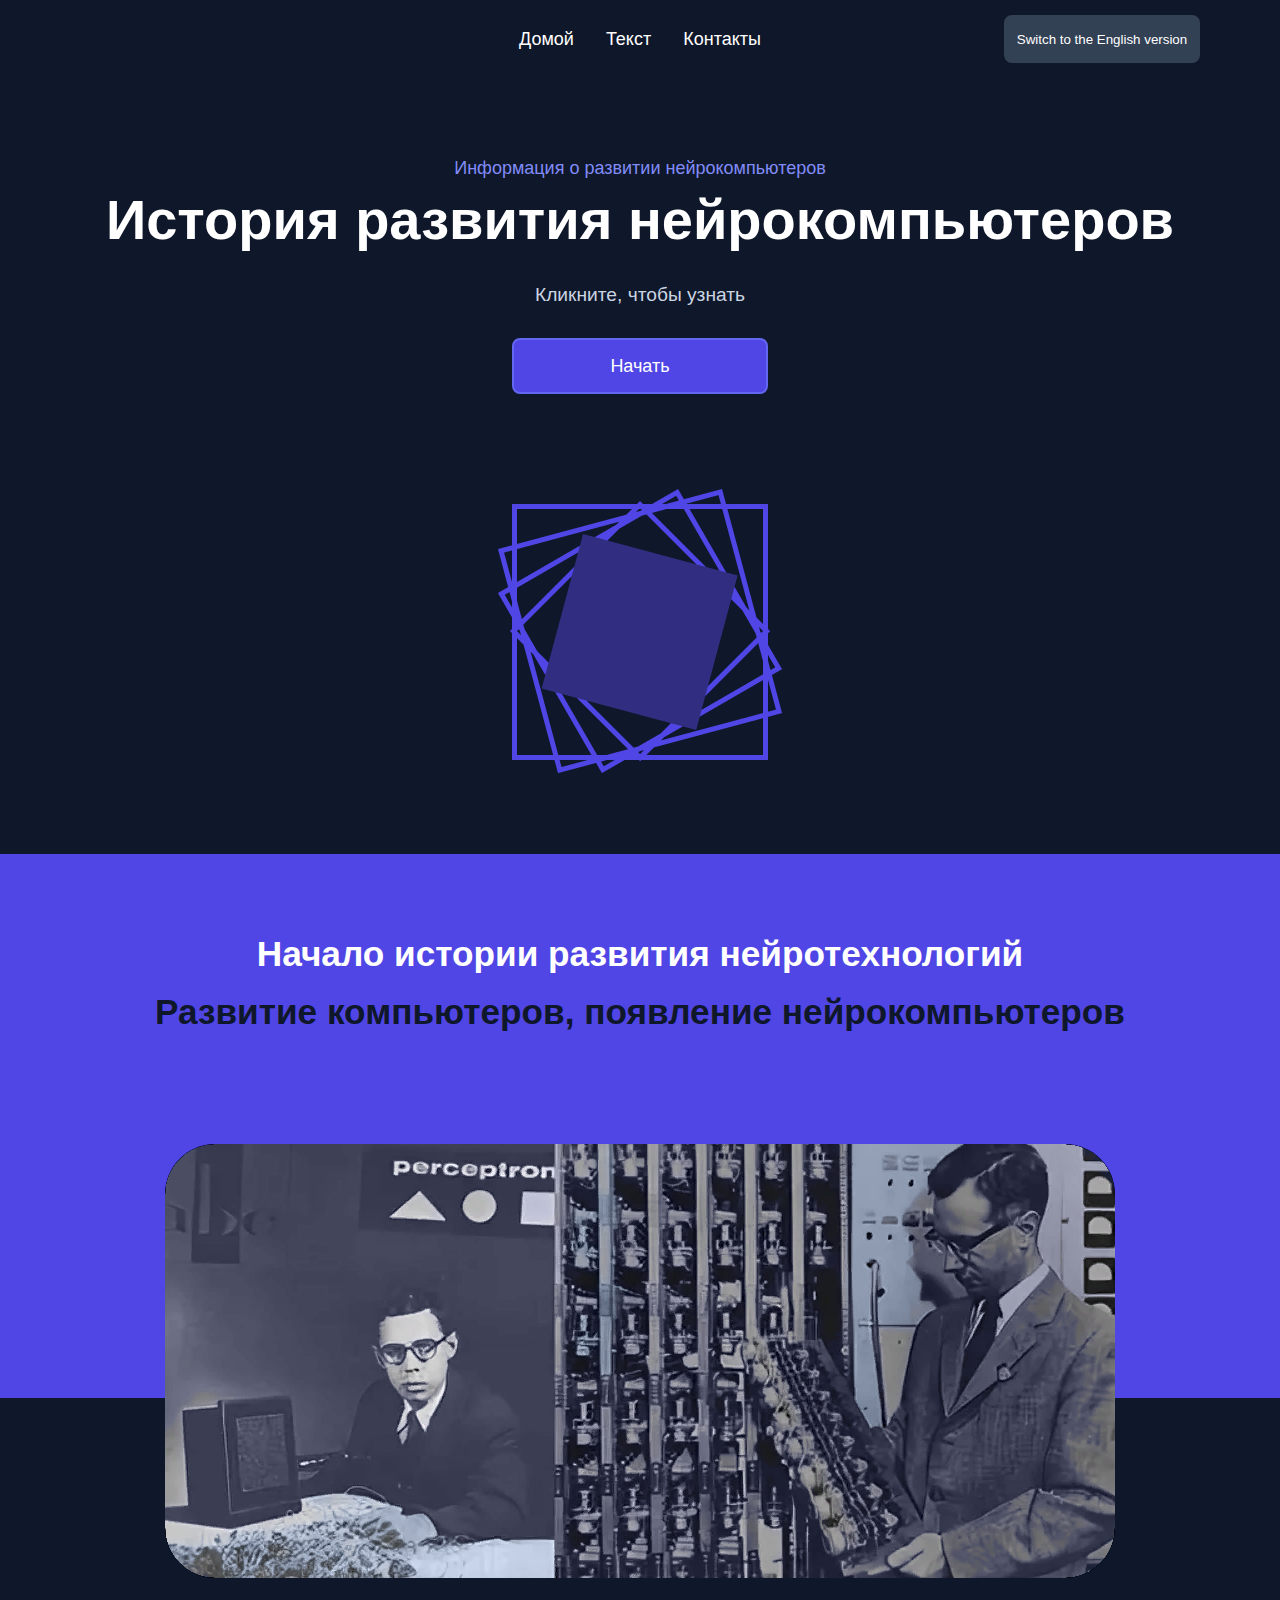
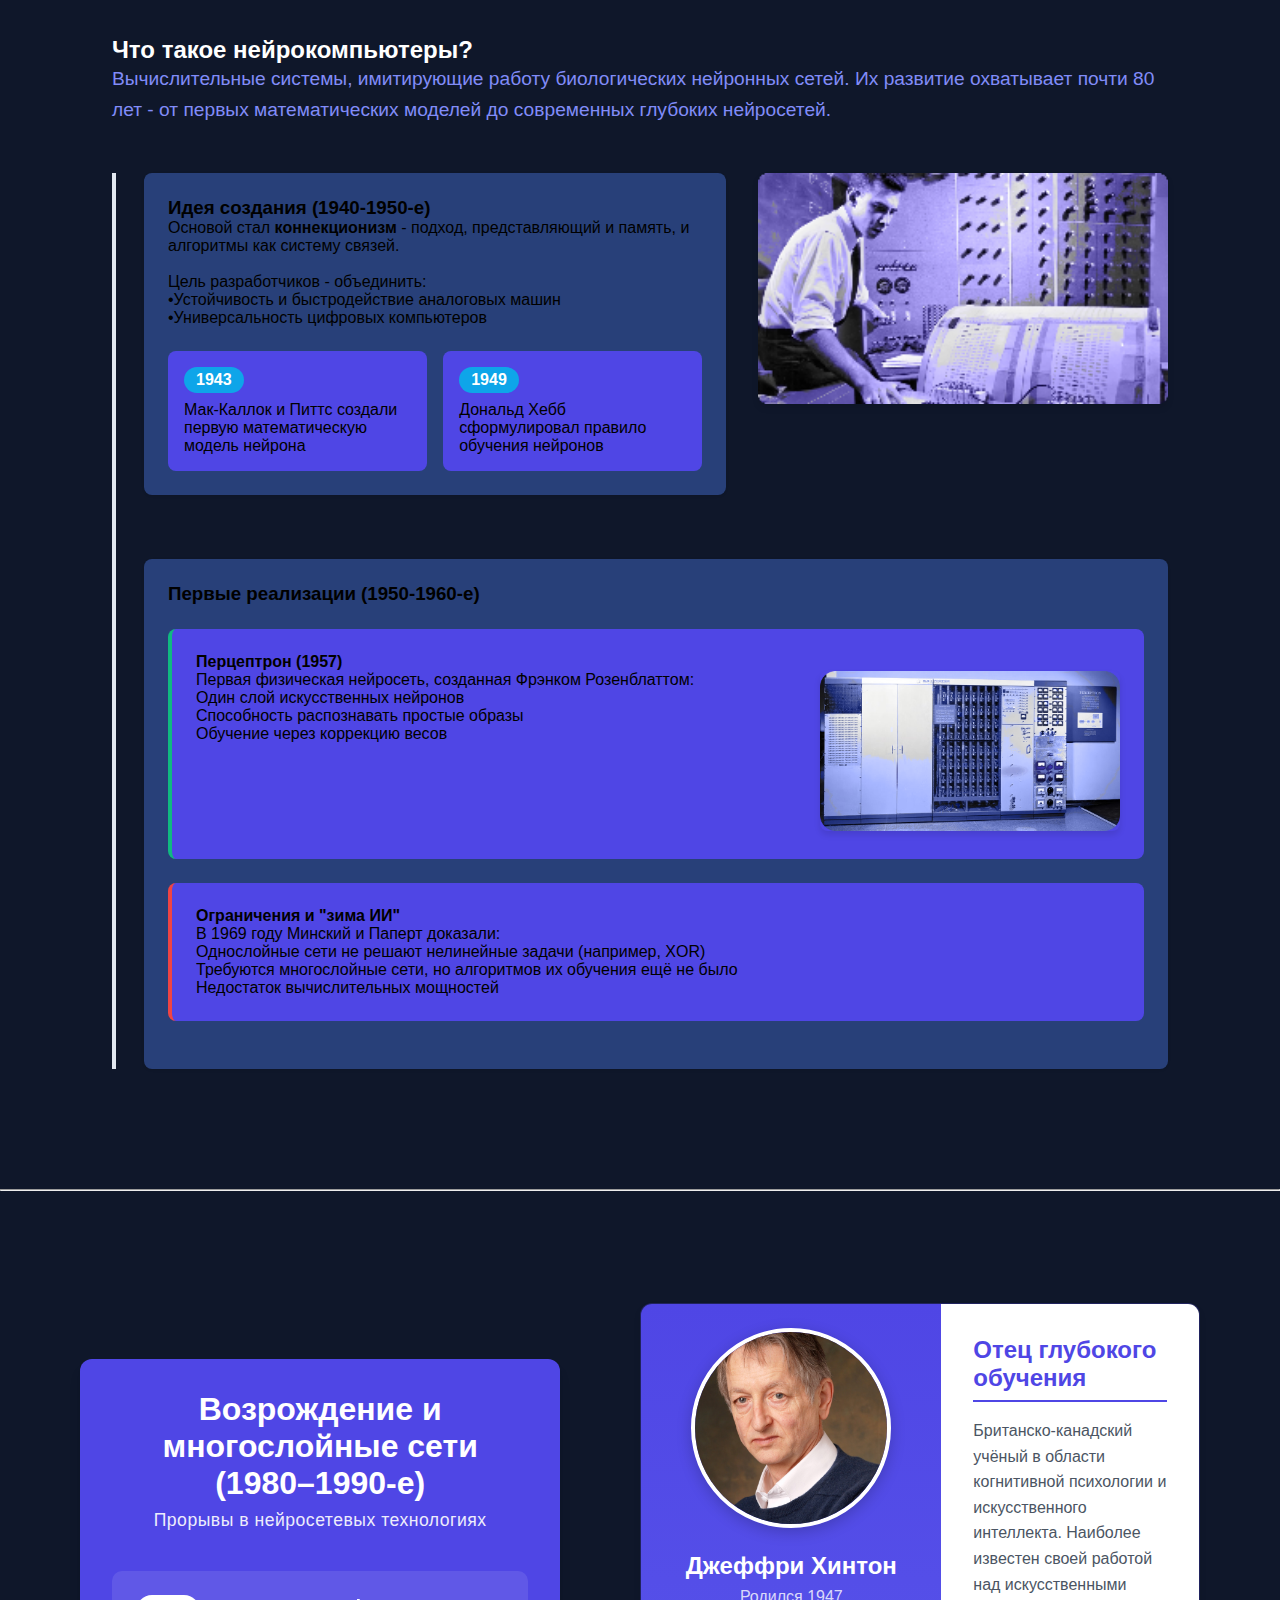
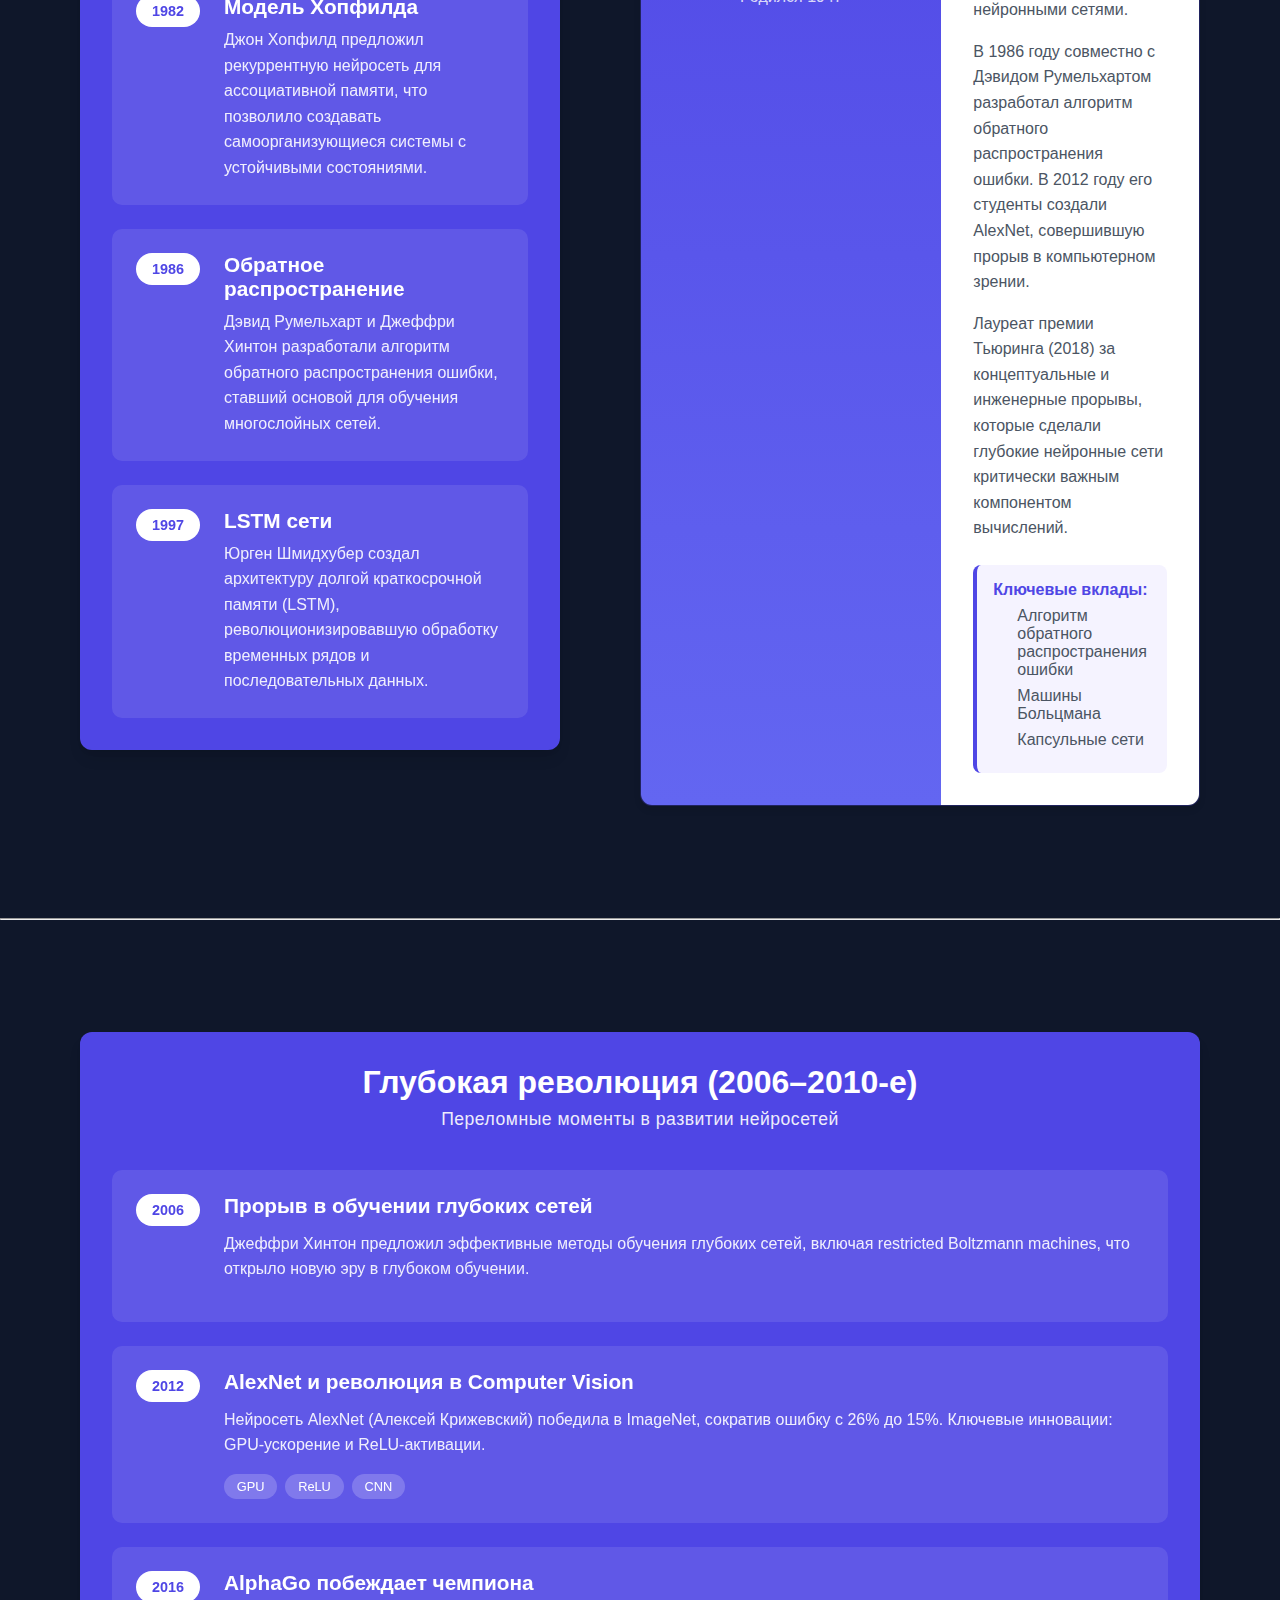
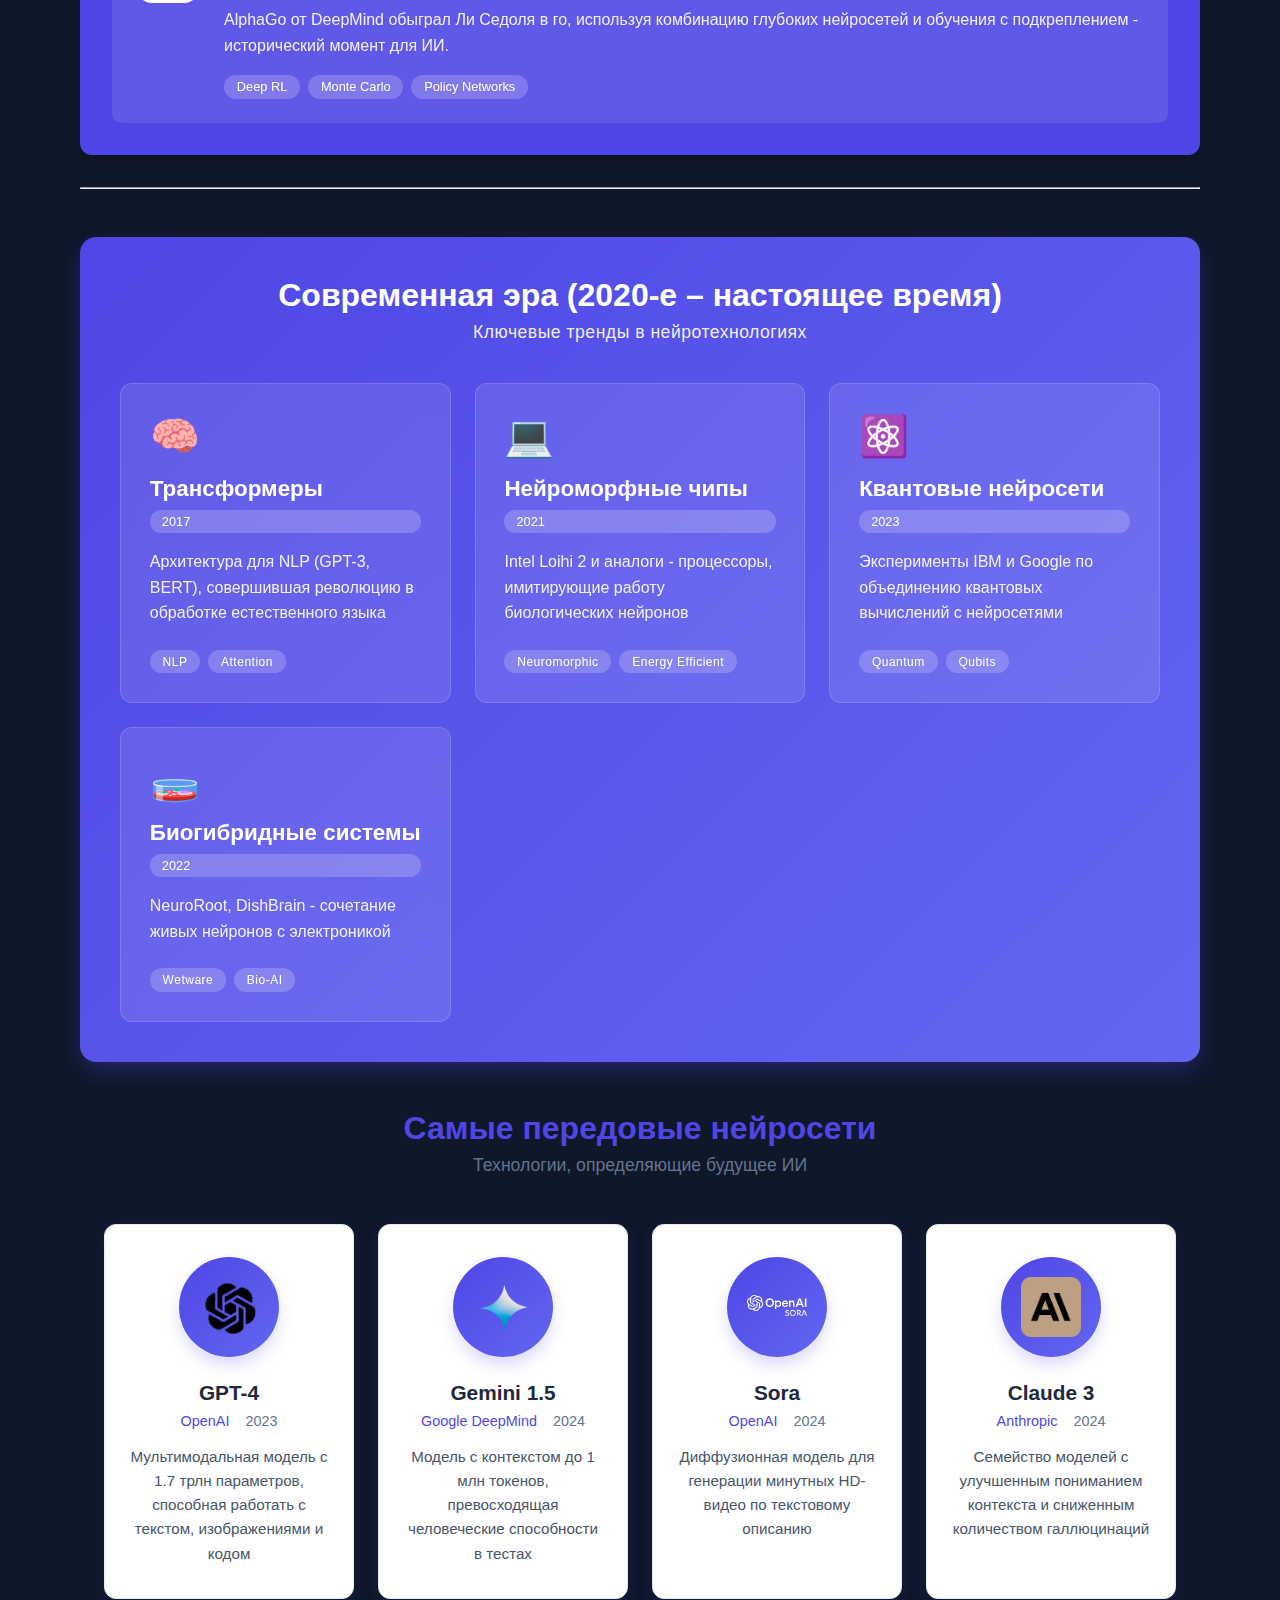
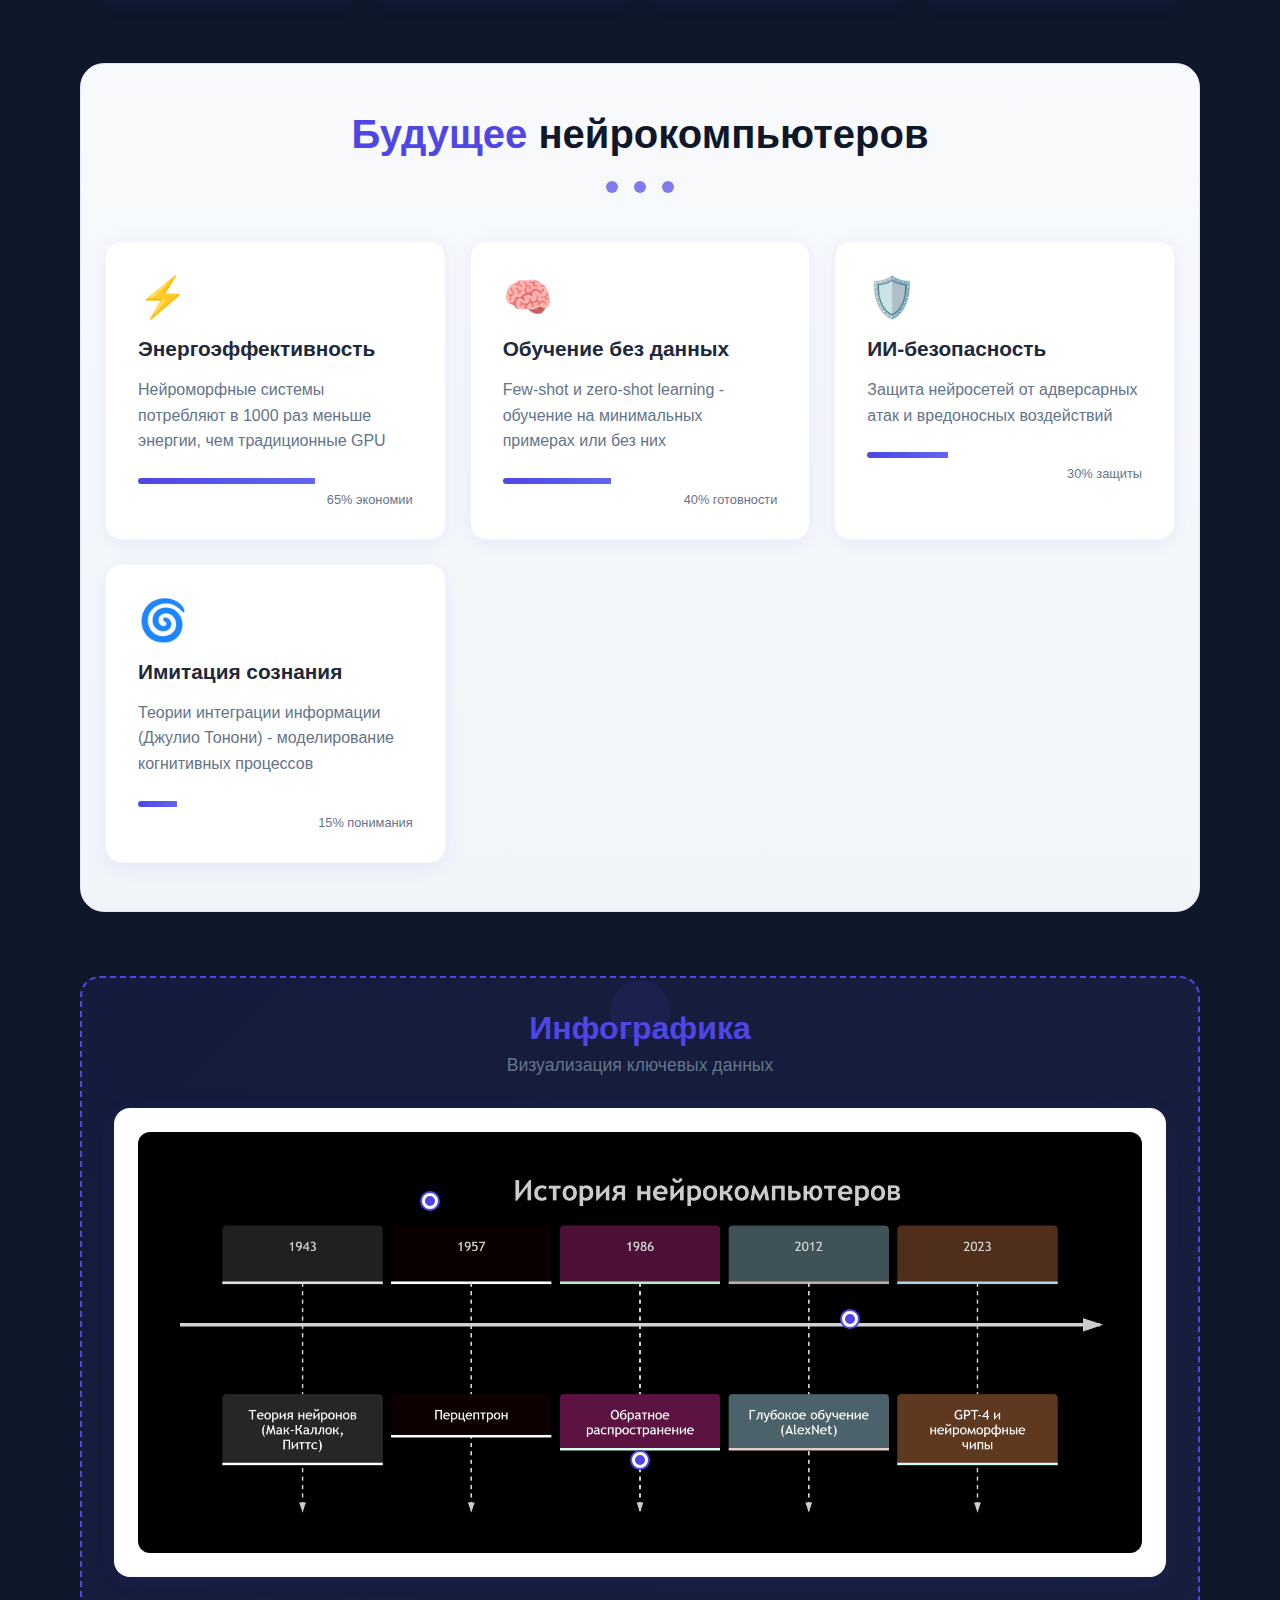
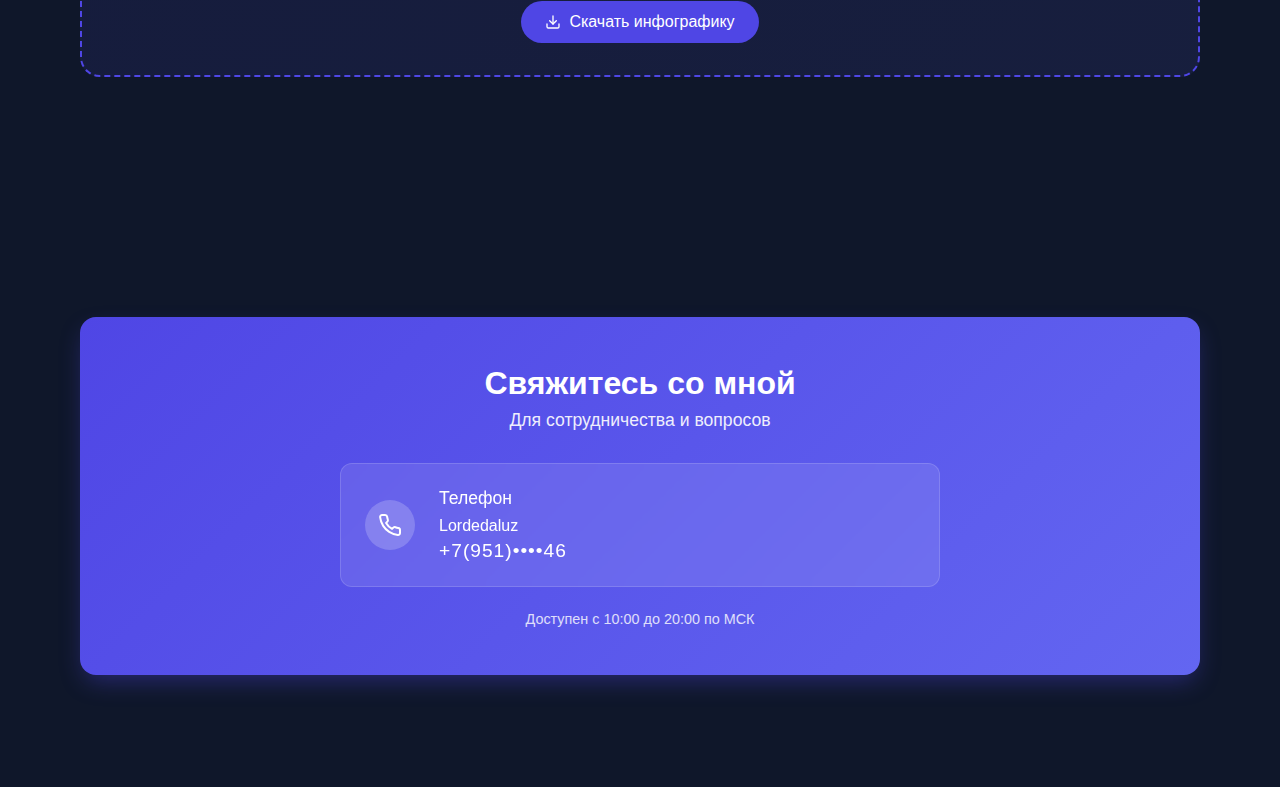
<file: index.html>
<!DOCTYPE html>
<html lang="en">
<head>
    <meta charset="UTF-8">
    <meta name="viewport" content="width=device-width, initial-scale=1.0">
    <link rel="stylesheet" href="css/style.css">
    <script src="javascript/main.js"></script>
    <title>НейроКомп</title>
</head>
<body>
    <header class="header" id="header">
        <div class="nav">
            <div class="logo">
                <h1></h1>
            </div>
            <button class="mobile-menu-btn">☰</button>
            <div class="menu">
                <ul class="menu-item">
                    <li><a href="#home" style="font-size:large">Домой</a></li>
                    <li><a href="#text" style="font-size:large">Текст</a></li>
                    <li><a href="#neuro"style="font-size:large">Контакты</a></li>
                </ul>
            </div>
            <div class="buttons">
                <button class="request" onclick="window.location.href='index-eng.html'">Switch to the English version</button>
            </div>
        </div>
        
    </header>

    <section class="home" id="home">
        <div class="home__text">
            <div class="home__heading">
                <span style="font-size: large;">Информация о развитии нейрокомпьютеров</span>
                <h1>История развития нейрокомпьютеров</h1>
            </div>
            <div class="home__title">
                <p style="font-size:larger">Кликните, чтобы узнать</p>
            </div>
            <div class="home__buttons">
                <button class="btn-left" onclick="window.location.href='#text'">Начать</button>
            </div>
        </div>
        <div class="cub-center">
            <img class="cum__img" src="img/Shapes.png" alt="shapes" id="shapes">
        </div>
    </section>

    

   

   

    <section class="text" id="text">
        <div class="text-block">
            <div class="text__heading">
                <h1>Начало истории развития нейротехнологий</h1> <br><h1 style="color :#0f172a">Развитие компьютеров, появление нейрокомпьютеров</h1>
            </div>
            <div class="deksktop">
                <img src="img/First.png" alt="desktop" class="desktop__img" >
            </div><br>
            <br><br>
           <div class="content-section">
            <h2 style="color:white">Что такое нейрокомпьютеры?</h2>
            <p class="lead" >Вычислительные системы, имитирующие работу биологических нейронных сетей. Их развитие охватывает почти 80 лет - от первых математических моделей до современных глубоких нейросетей.</p>
            
            <div class="timeline">
                <div class="timeline-item">
                    <div class="timeline-content">
                        <h3>Идея создания (1940-1950-е)</h3>
                        <p>Основой стал <strong>коннекционизм</strong> - подход, представляющий и память, и алгоритмы как систему связей.</p>
                       <br>
                        <p>Цель разработчиков - объединить:</p>
                        <ul>
                            <li>•Устойчивость и быстродействие аналоговых машин</li>
                            <li>•Универсальность цифровых компьютеров</li>
                        </ul>
                        
                        <div class="key-events">
                            <div class="event">
                                <span class="year">1943</span>
                                <p>Мак-Каллок и Питтс создали первую математическую модель нейрона</p>
                            </div>
                            <div class="event">
                                <span class="year">1949</span>
                                <p>Дональд Хебб сформулировал правило обучения нейронов</p>
                            </div>
                        </div>
                    </div>
                    <div class="timeline-image">
                        <img src="img/Idea.png" alt="Идея нейрокомпьютеров">
                    </div>
                </div>

                <div class="timeline-item reverse">
                    <div class="timeline-content">
                        <h3>Первые реализации (1950-1960-е)</h3>
                        <div class="breakthrough">
    <h4>Перцептрон (1957)</h4>
    <div class="perceptron-content">
        <div class="perceptron-text">
            <p>Первая физическая нейросеть, созданная Фрэнком Розенблаттом:</p>
            <ul>
                <li>Один слой искусственных нейронов</li>
                <li>Способность распознавать простые образы</li>
                <li>Обучение через коррекцию весов</li>
            </ul>
        </div>
        <div class="perceptron-image">
            <img src="img/Perceptron.png" alt="Схема перцептрона">
        </div>
    </div>
</div>
                        
                        <div class="limitations">
                            <h4>Ограничения и "зима ИИ"</h4>
                            <p>В 1969 году Минский и Паперт доказали:</p>
                            <ul>
                                <li>Однослойные сети не решают нелинейные задачи (например, XOR)</li>
                                <li>Требуются многослойные сети, но алгоритмов их обучения ещё не было</li>
                                <li>Недостаток вычислительных мощностей</li>
                            </ul>
                        </div>
                    </div>
                </div>
            </div>        
    </section>
    
    <div>
   <br><br><br><br><br><br><br><br><br><br><br><br><br><br><br><br><br><br><br><br><br><br><br><br><br><br><br><br><br><br><br><br><br><br><br><br><br><br><br><br><br><br><br><br><br><br><br>
    </div>
    <hr>
    <section class="management">
        <div class="revival-era">
    <div class="era-header">
        <h2>Возрождение и многослойные сети (1980–1990-е)</h2>
        <div class="era-subtitle">Прорывы в нейросетевых технологиях</div>
    </div>
    
    <div class="breakthroughs-container">
        <div class="breakthrough-card">
            <div class="year-badge">1982</div>
            <div class="breakthrough-content">
                <h3>Модель Хопфилда</h3>
                <p>Джон Хопфилд предложил рекуррентную нейросеть для ассоциативной памяти, что позволило создавать самоорганизующиеся системы с устойчивыми состояниями.</p>
            </div>
        </div>
        
        <div class="breakthrough-card">
            <div class="year-badge">1986</div>
            <div class="breakthrough-content">
                <h3>Обратное распространение</h3>
                <p>Дэвид Румельхарт и Джеффри Хинтон разработали алгоритм обратного распространения ошибки, ставший основой для обучения многослойных сетей.</p>
            </div>
        </div>
        
        <div class="breakthrough-card">
            <div class="year-badge">1997</div>
            <div class="breakthrough-content">
                <h3>LSTM сети</h3>
                <p>Юрген Шмидхубер создал архитектуру долгой краткосрочной памяти (LSTM), революционизировавшую обработку временных рядов и последовательных данных.</p>
            </div>
        </div>
    </div>
</div>
<div class="scientist-profile">
    <div class="scientist-image-container">
        <img src="img/hinton.jpg" alt="Джеффри Хинтон" class="scientist-image">
        <div class="scientist-name">Джеффри Хинтон</div>
        <div class="scientist-years">Родился 1947</div>
    </div>
    
    <div class="scientist-bio">
        <h3>Отец глубокого обучения</h3>
        <div class="bio-content">
            <p>Британско-канадский учёный в области когнитивной психологии и искусственного интеллекта. Наиболее известен своей работой над искусственными нейронными сетями.</p>
            
            <p>В 1986 году совместно с Дэвидом Румельхартом разработал алгоритм обратного распространения ошибки. В 2012 году его студенты создали AlexNet, совершившую прорыв в компьютерном зрении.</p>
            
            <p>Лауреат премии Тьюринга (2018) за концептуальные и инженерные прорывы, которые сделали глубокие нейронные сети критически важным компонентом вычислений.</p>
        </div>
        
        <div class="key-contributions">
            <h4>Ключевые вклады:</h4>
            <ul>
                <li>Алгоритм обратного распространения ошибки</li>
                <li>Машины Больцмана</li>
                <li>Капсульные сети</li>
            </ul>
        </div>
    </div>
</div>

    </section>
<hr>
    <section class="neuro">
        <div class="deep-revolution-era">
    <div class="era-header">
        <h2>Глубокая революция (2006–2010-е)</h2>
        <div class="era-subtitle">Переломные моменты в развитии нейросетей</div>
    </div>
    
    <div class="milestones-container">
        <div class="milestone-card">
            <div class="year-badge">2006</div>
            <div class="milestone-content">
                <h3>Прорыв в обучении глубоких сетей</h3>
                <p>Джеффри Хинтон предложил эффективные методы обучения глубоких сетей, включая restricted Boltzmann machines, что открыло новую эру в глубоком обучении.</p>
            </div>
        </div>
        
        <div class="milestone-card">
            <div class="year-badge">2012</div>
            <div class="milestone-content">
                <h3>AlexNet и революция в Computer Vision</h3>
                <p>Нейросеть AlexNet (Алексей Крижевский) победила в ImageNet, сократив ошибку с 26% до 15%. Ключевые инновации: GPU-ускорение и ReLU-активации.</p>
                <div class="tech-tags">
                    <span class="tag">GPU</span>
                    <span class="tag">ReLU</span>
                    <span class="tag">CNN</span>
                </div>
            </div>
        </div>
        
        <div class="milestone-card">
            <div class="year-badge">2016</div>
            <div class="milestone-content">
                <h3>AlphaGo побеждает чемпиона</h3>
                <p>AlphaGo от DeepMind обыграл Ли Седоля в го, используя комбинацию глубоких нейросетей и обучения с подкреплением - исторический момент для ИИ.</p>
                <div class="tech-tags">
                    <span class="tag">Deep RL</span>
                    <span class="tag">Monte Carlo</span>
                    <span class="tag">Policy Networks</span>
                </div>
            </div>
        </div>
    </div>
</div>
<hr>
<div class="modern-era-section">
    <div class="era-header">
        <h2>Современная эра (2020-е – настоящее время)</h2>
        <div class="era-subtitle">Ключевые тренды в нейротехнологиях</div>
    </div>

    <div class="trends-grid">
        <!-- Карточка 1 -->
        <div class="trend-card" data-category="nlp">
            <div class="card-icon">🧠</div>
            <h3>Трансформеры</h3>
            <div class="card-year">2017</div>
            <p class="card-description">Архитектура для NLP (GPT-3, BERT), совершившая революцию в обработке естественного языка</p>
            <div class="card-footer">
                <span class="tech-tag">NLP</span>
                <span class="tech-tag">Attention</span>
            </div>
        </div>

        <!-- Карточка 2 -->
        <div class="trend-card" data-category="hardware">
            <div class="card-icon">💻</div>
            <h3>Нейроморфные чипы</h3>
            <div class="card-year">2021</div>
            <p class="card-description">Intel Loihi 2 и аналоги - процессоры, имитирующие работу биологических нейронов</p>
            <div class="card-footer">
                <span class="tech-tag">Neuromorphic</span>
                <span class="tech-tag">Energy Efficient</span>
            </div>
        </div>

        <!-- Карточка 3 -->
        <div class="trend-card" data-category="quantum">
            <div class="card-icon">⚛️</div>
            <h3>Квантовые нейросети</h3>
            <div class="card-year">2023</div>
            <p class="card-description">Эксперименты IBM и Google по объединению квантовых вычислений с нейросетями</p>
            <div class="card-footer">
                <span class="tech-tag">Quantum</span>
                <span class="tech-tag">Qubits</span>
            </div>
        </div>

        <!-- Карточка 4 -->
        <div class="trend-card" data-category="bio">
            <div class="card-icon">🧫</div>
            <h3>Биогибридные системы</h3>
            <div class="card-year">2022</div>
            <p class="card-description">NeuroRoot, DishBrain - сочетание живых нейронов с электроникой</p>
            <div class="card-footer">
                <span class="tech-tag">Wetware</span>
                <span class="tech-tag">Bio-AI</span>
            </div>
        </div>
    </div>
</div>
<div class="advanced-ai-section">
    <h2 class="section-title">Самые передовые нейросети</h2>
    <p class="section-subtitle">Технологии, определяющие будущее ИИ</p>
    
    <div class="ai-cards-container">
        <!-- Карточка 1 -->
        <div class="ai-card">
            <div class="card-icon-circle">
                <img src="img/chat-gpt.png" alt="GPT-4" class="ai-icon">
            </div>
            <h3 class="ai-name">GPT-4</h3>
            <div class="ai-meta">
                <span class="ai-developer">OpenAI</span>
                <span class="ai-year">2023</span>
            </div>
            <p class="ai-description">Мультимодальная модель с 1.7 трлн параметров, способная работать с текстом, изображениями и кодом</p>
        </div>
        
        <!-- Карточка 2 -->
        <div class="ai-card">
            <div class="card-icon-circle">
                <img src="img/gemini.png" alt="Gemini" class="ai-icon">
            </div>
            <h3 class="ai-name">Gemini 1.5</h3>
            <div class="ai-meta">
                <span class="ai-developer">Google DeepMind</span>
                <span class="ai-year">2024</span>
            </div>
            <p class="ai-description">Модель с контекстом до 1 млн токенов, превосходящая человеческие способности в тестах</p>
        </div>
        
        <!-- Карточка 3 -->
        <div class="ai-card">
            <div class="card-icon-circle">
                <img src="img/Sora.png" alt="Sora" class="ai-icon">
            </div>
            <h3 class="ai-name">Sora</h3>
            <div class="ai-meta">
                <span class="ai-developer">OpenAI</span>
                <span class="ai-year">2024</span>
            </div>
            <p class="ai-description">Диффузионная модель для генерации минутных HD-видео по текстовому описанию</p>
        </div>
        
        <!-- Карточка 4 -->
        <div class="ai-card">
            <div class="card-icon-circle">
                <img src="img/claude.png" alt="Claude" class="ai-icon">
            </div>
            <h3 class="ai-name">Claude 3</h3>
            <div class="ai-meta">
                <span class="ai-developer">Anthropic</span>
                <span class="ai-year">2024</span>
            </div>
            <p class="ai-description">Семейство моделей с улучшенным пониманием контекста и сниженным количеством галлюцинаций</p>
        </div>
    </div>
</div>
<div class="future-section">
    <div class="future-header">
        <h2><span class="highlight">Будущее</span> нейрокомпьютеров</h2>
        <div class="pulse-dots">
            <div class="pulse-dot" style="--delay: 0s"></div>
            <div class="pulse-dot" style="--delay: 0.5s"></div>
            <div class="pulse-dot" style="--delay: 1s"></div>
        </div>
    </div>
    
    <div class="future-grid">
        <!-- Направление 1 -->
        <div class="future-card" data-category="efficiency">
            <div class="card-glow"></div>
            <div class="card-icon">⚡</div>
            <h3>Энергоэффективность</h3>
            <p>Нейроморфные системы потребляют в 1000 раз меньше энергии, чем традиционные GPU</p>
            <div class="tech-progress">
                <div class="progress-bar" style="width: 65%"></div>
                <span>65% экономии</span>
            </div>
        </div>
        
        <!-- Направление 2 -->
        <div class="future-card" data-category="learning">
            <div class="card-glow"></div>
            <div class="card-icon">🧠</div>
            <h3>Обучение без данных</h3>
            <p>Few-shot и zero-shot learning - обучение на минимальных примерах или без них</p>
            <div class="tech-progress">
                <div class="progress-bar" style="width: 40%"></div>
                <span>40% готовности</span>
            </div>
        </div>
        
        <!-- Направление 3 -->
        <div class="future-card" data-category="security">
            <div class="card-glow"></div>
            <div class="card-icon">🛡️</div>
            <h3>ИИ-безопасность</h3>
            <p>Защита нейросетей от адверсарных атак и вредоносных воздействий</p>
            <div class="tech-progress">
                <div class="progress-bar" style="width: 30%"></div>
                <span>30% защиты</span>
            </div>
        </div>
        
        <!-- Направление 4 -->
        <div class="future-card" data-category="consciousness">
            <div class="card-glow"></div>
            <div class="card-icon">🌀</div>
            <h3>Имитация сознания</h3>
            <p>Теории интеграции информации (Джулио Тонони) - моделирование когнитивных процессов</p>
            <div class="tech-progress">
                <div class="progress-bar" style="width: 15%"></div>
                <span>15% понимания</span>
            </div>
        </div>
    </div>
</div>
<div class="infographic-block">
    <div class="infographic-header">
        <div class="decorative-circle"></div>
        <h2>Инфографика</h2>
        <p>Визуализация ключевых данных</p>
    </div>
    
    <div class="infographic-container">
        <img src="img/Infograph.png" alt="Инфографика о нейросетях" class="infographic-image">
        
        <div class="interactive-elements">
            <div class="interactive-dot" style="top: 20%; left: 30%;" data-tooltip="Рост вычислительных мощностей"></div>
            <div class="interactive-dot" style="top: 45%; left: 70%;" data-tooltip="Увеличение параметров моделей"></div>
            <div class="interactive-dot" style="top: 75%; left: 50%;" data-tooltip="Снижение стоимости обучения"></div>
        </div>
    </div>
    
    <div class="infographic-footer">
       <a href="Infograph.png" download="Infograph"> <button class="download-btn">
            <svg xmlns="http://www.w3.org/2000/svg" width="16" height="16" viewBox="0 0 24 24" fill="none" stroke="currentColor" stroke-width="2" stroke-linecap="round" stroke-linejoin="round">
                <path d="M21 15v4a2 2 0 0 1-2 2H5a2 2 0 0 1-2-2v-4"></path>
                <polyline points="7 10 12 15 17 10"></polyline>
                <line x1="12" y1="15" x2="12" y2="3"></line>
            </svg>
            Скачать инфографику
        </button></a>
    </div>
</div>
    </section>

<section class="neuro" id="neuro">
<div class="contacts-section">
    <div class="contacts-container">
        <div class="contacts-header">
            <h2>Свяжитесь со мной</h2>
            <p>Для сотрудничества и вопросов</p>
        </div>
        
        <div class="contact-card">
            <div class="contact-icon">
                <svg xmlns="http://www.w3.org/2000/svg" width="24" height="24" viewBox="0 0 24 24" fill="none" stroke="currentColor" stroke-width="2" stroke-linecap="round" stroke-linejoin="round">
                    <path d="M22 16.92v3a2 2 0 0 1-2.18 2 19.79 19.79 0 0 1-8.63-3.07 19.5 19.5 0 0 1-6-6 19.79 19.79 0 0 1-3.07-8.67A2 2 0 0 1 4.11 2h3a2 2 0 0 1 2 1.72 12.84 12.84 0 0 0 .7 2.81 2 2 0 0 1-.45 2.11L8.09 9.91a16 16 0 0 0 6 6l1.27-1.27a2 2 0 0 1 2.11-.45 12.84 12.84 0 0 0 2.81.7A2 2 0 0 1 22 16.92z"></path>
                </svg>
            </div>
            <div class="contact-info">
                <h3>Телефон</h3>
                <div class="protected-phone">
                    <span>Lordedaluz</span>
                    <span class="phone-number">+7(951)••••46</span>
                </div>
            </div>
        </div>
        
        <div class="contacts-footer">
            <p>Доступен с 10:00 до 20:00 по МСК</p>
        </div>
    </div>
</div>

</section>
</body>
</html>
</file>
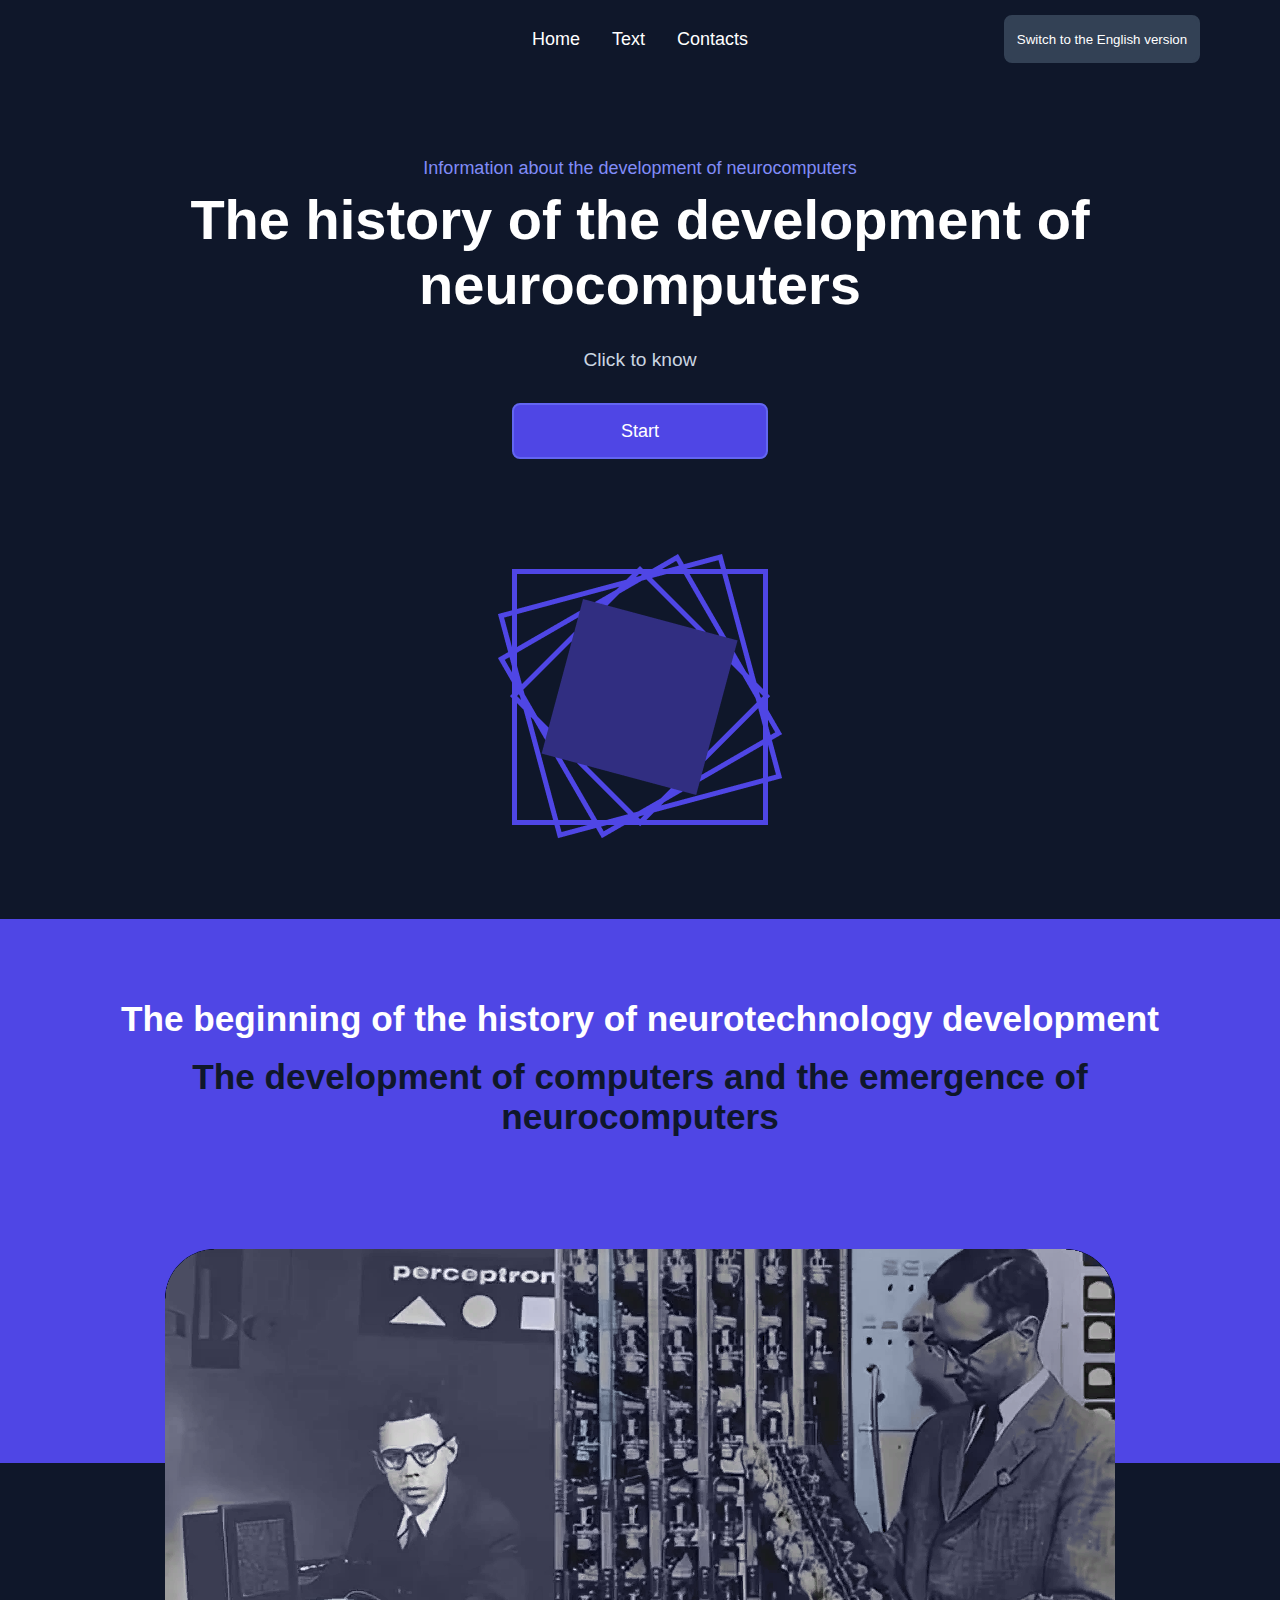
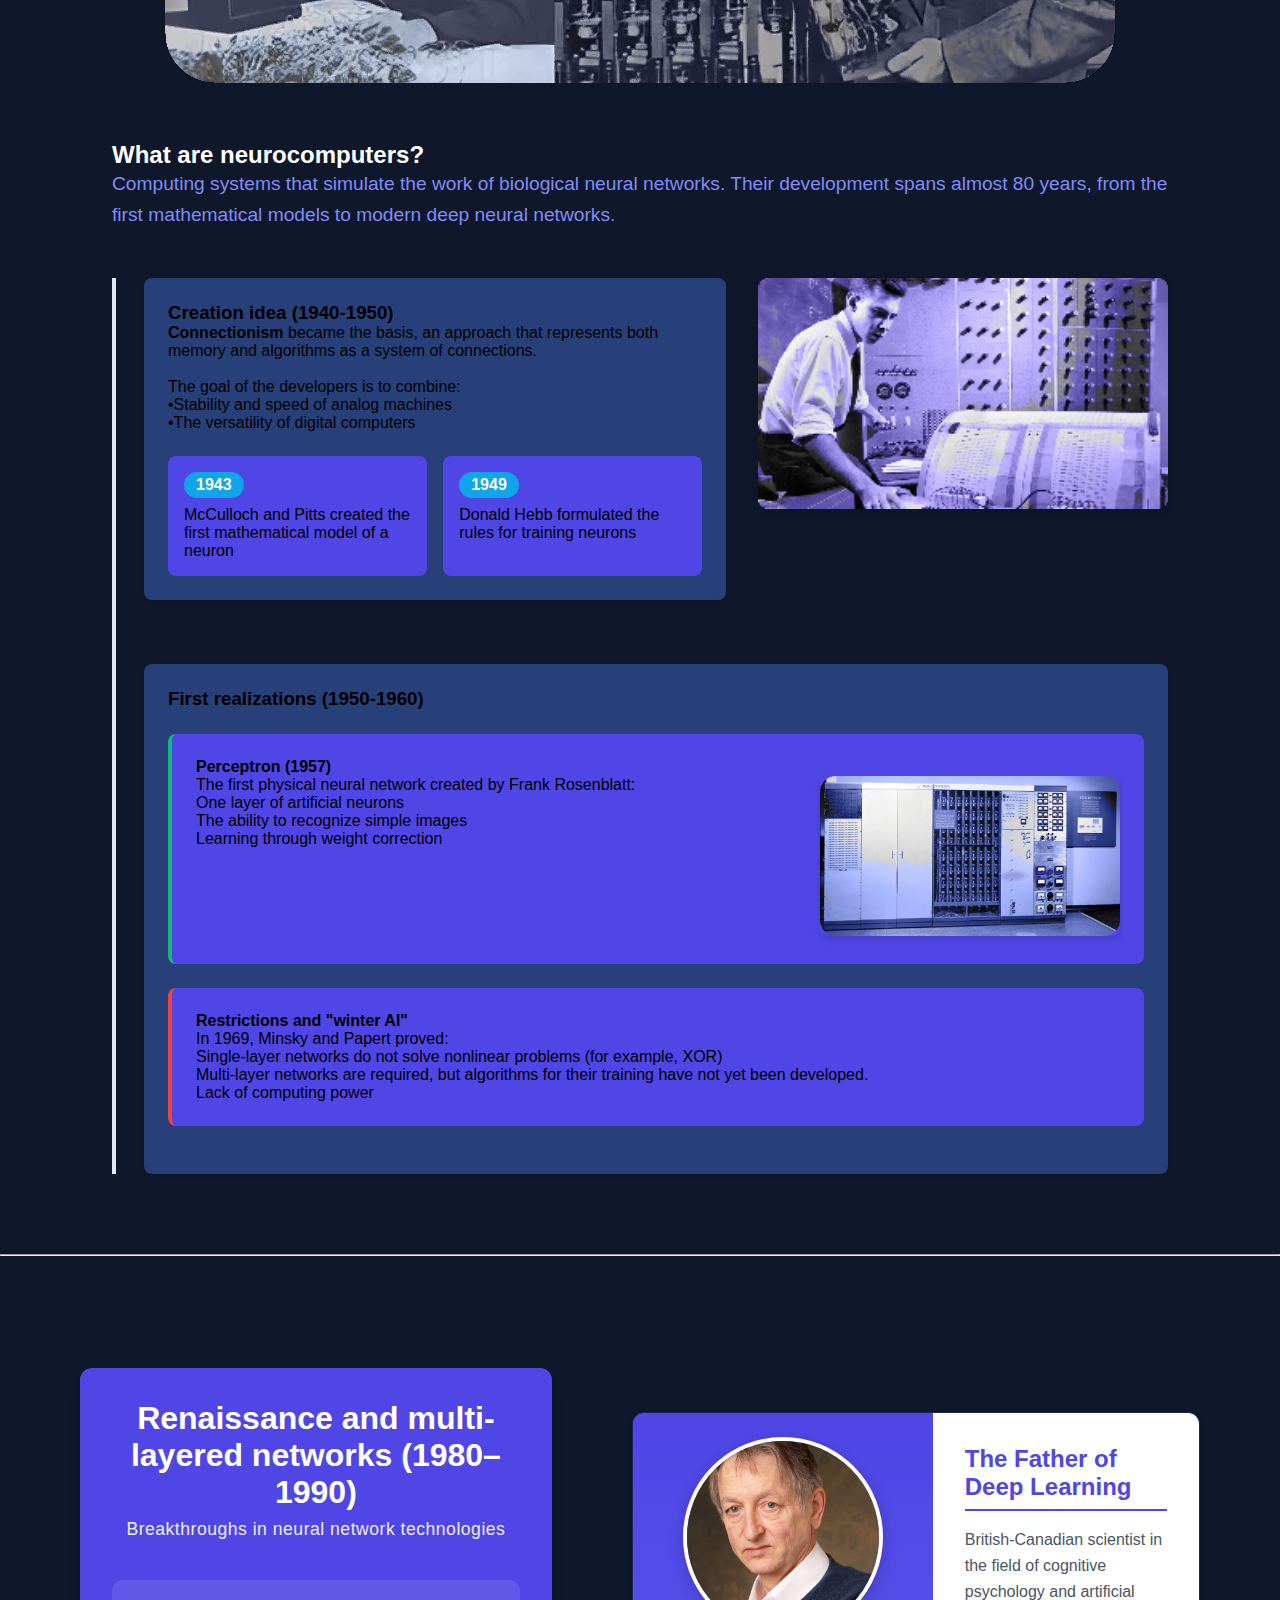
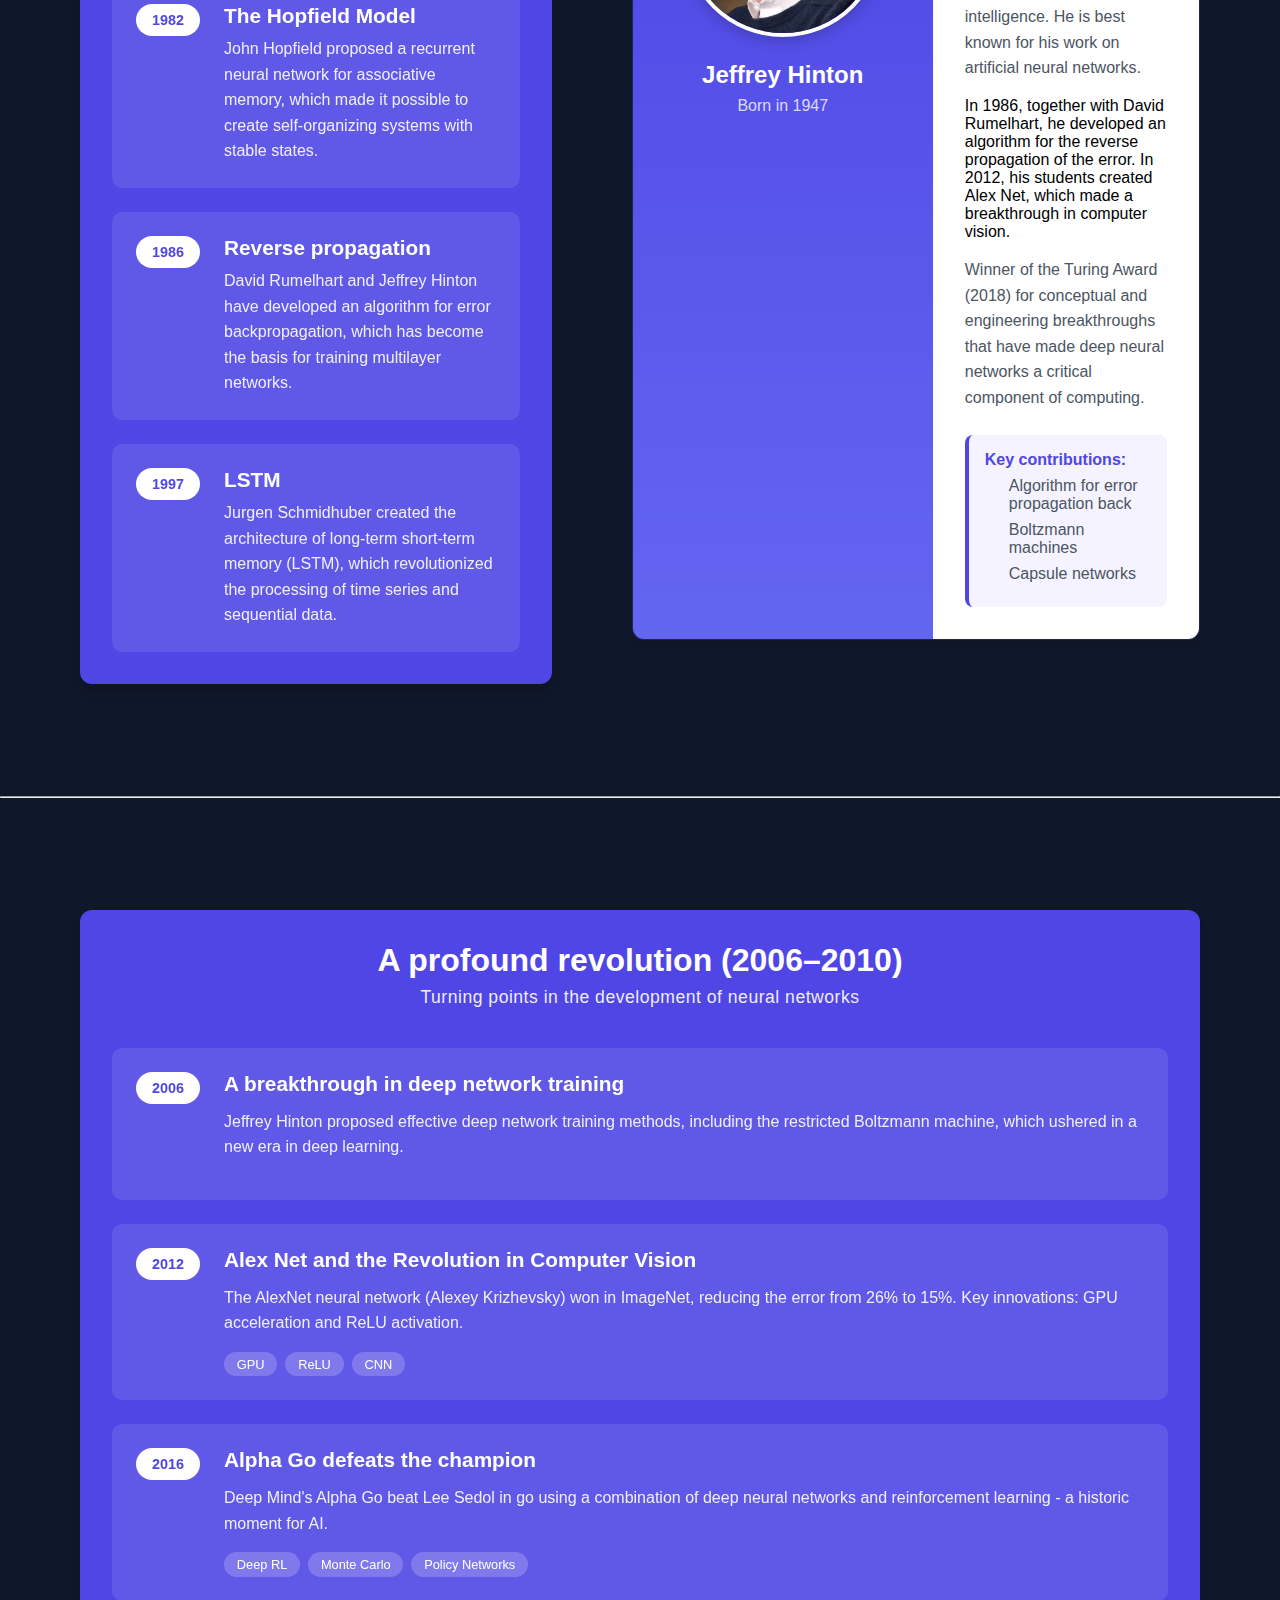
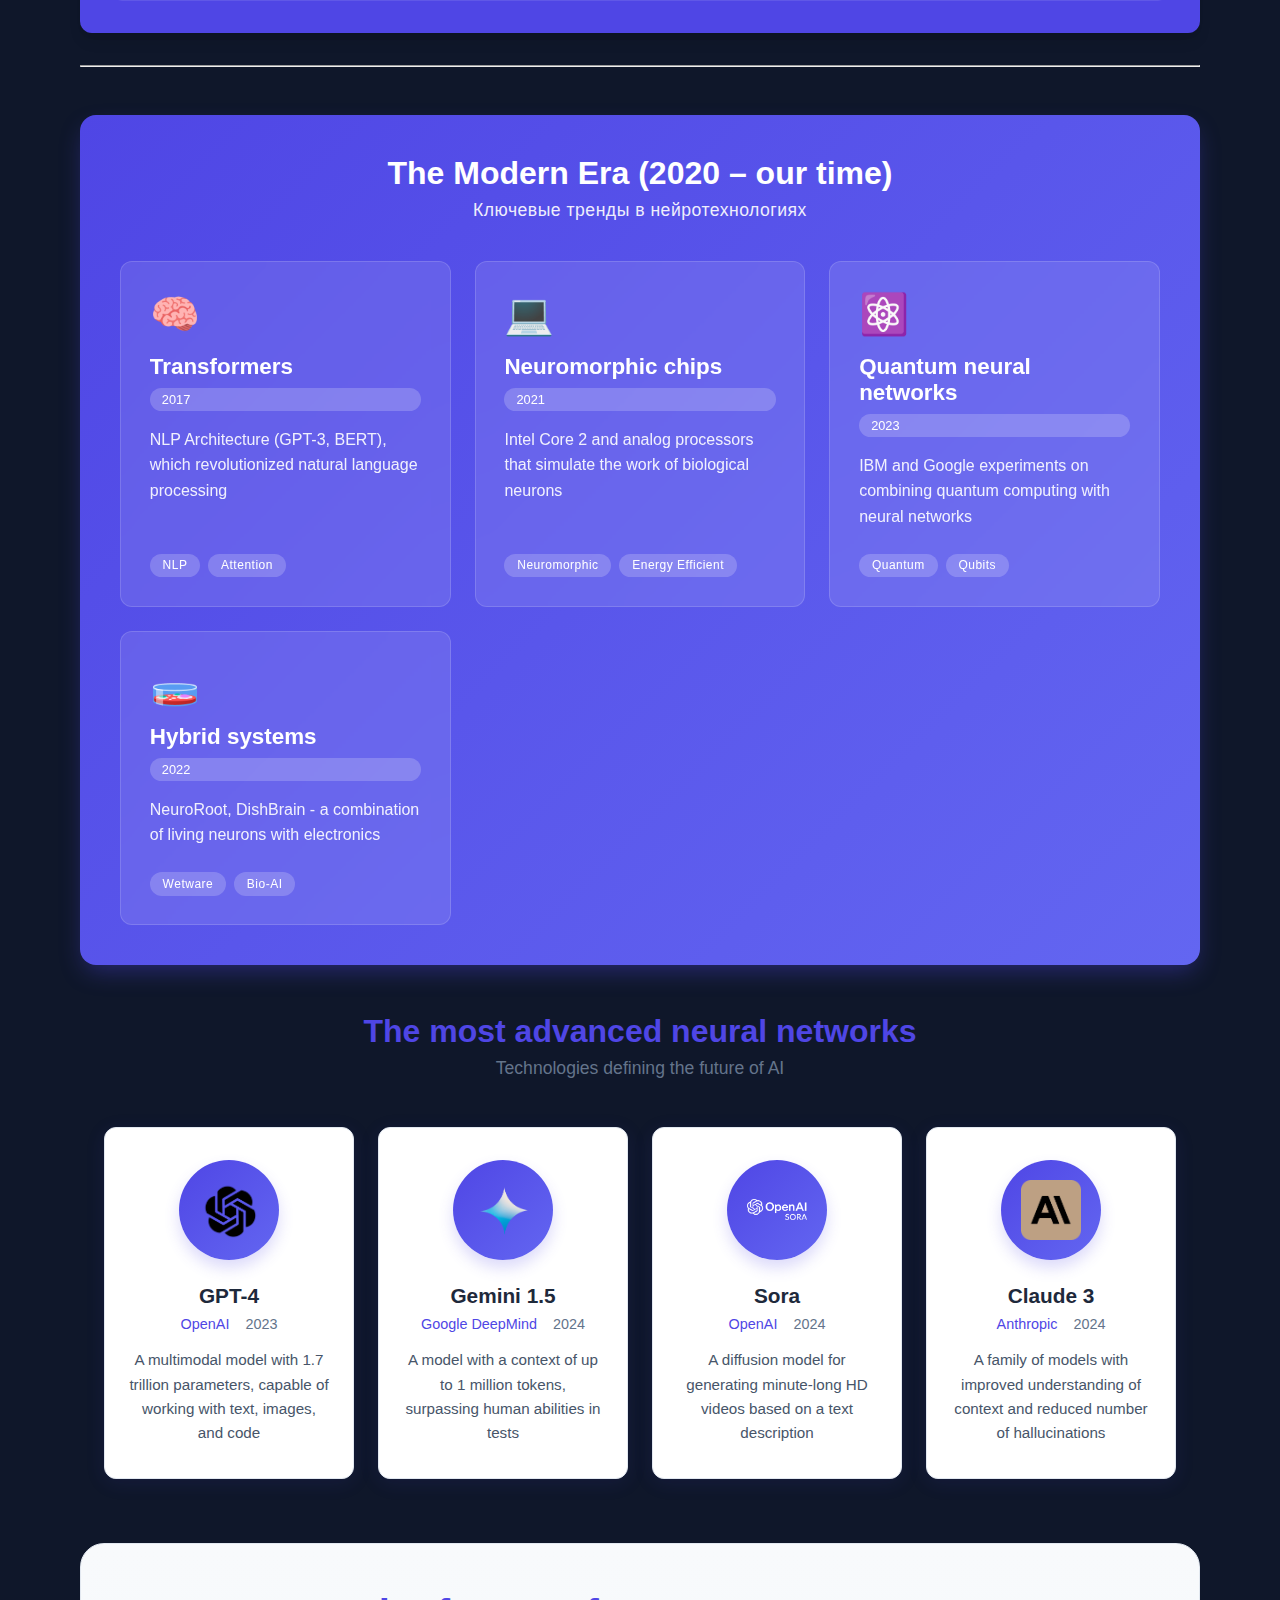
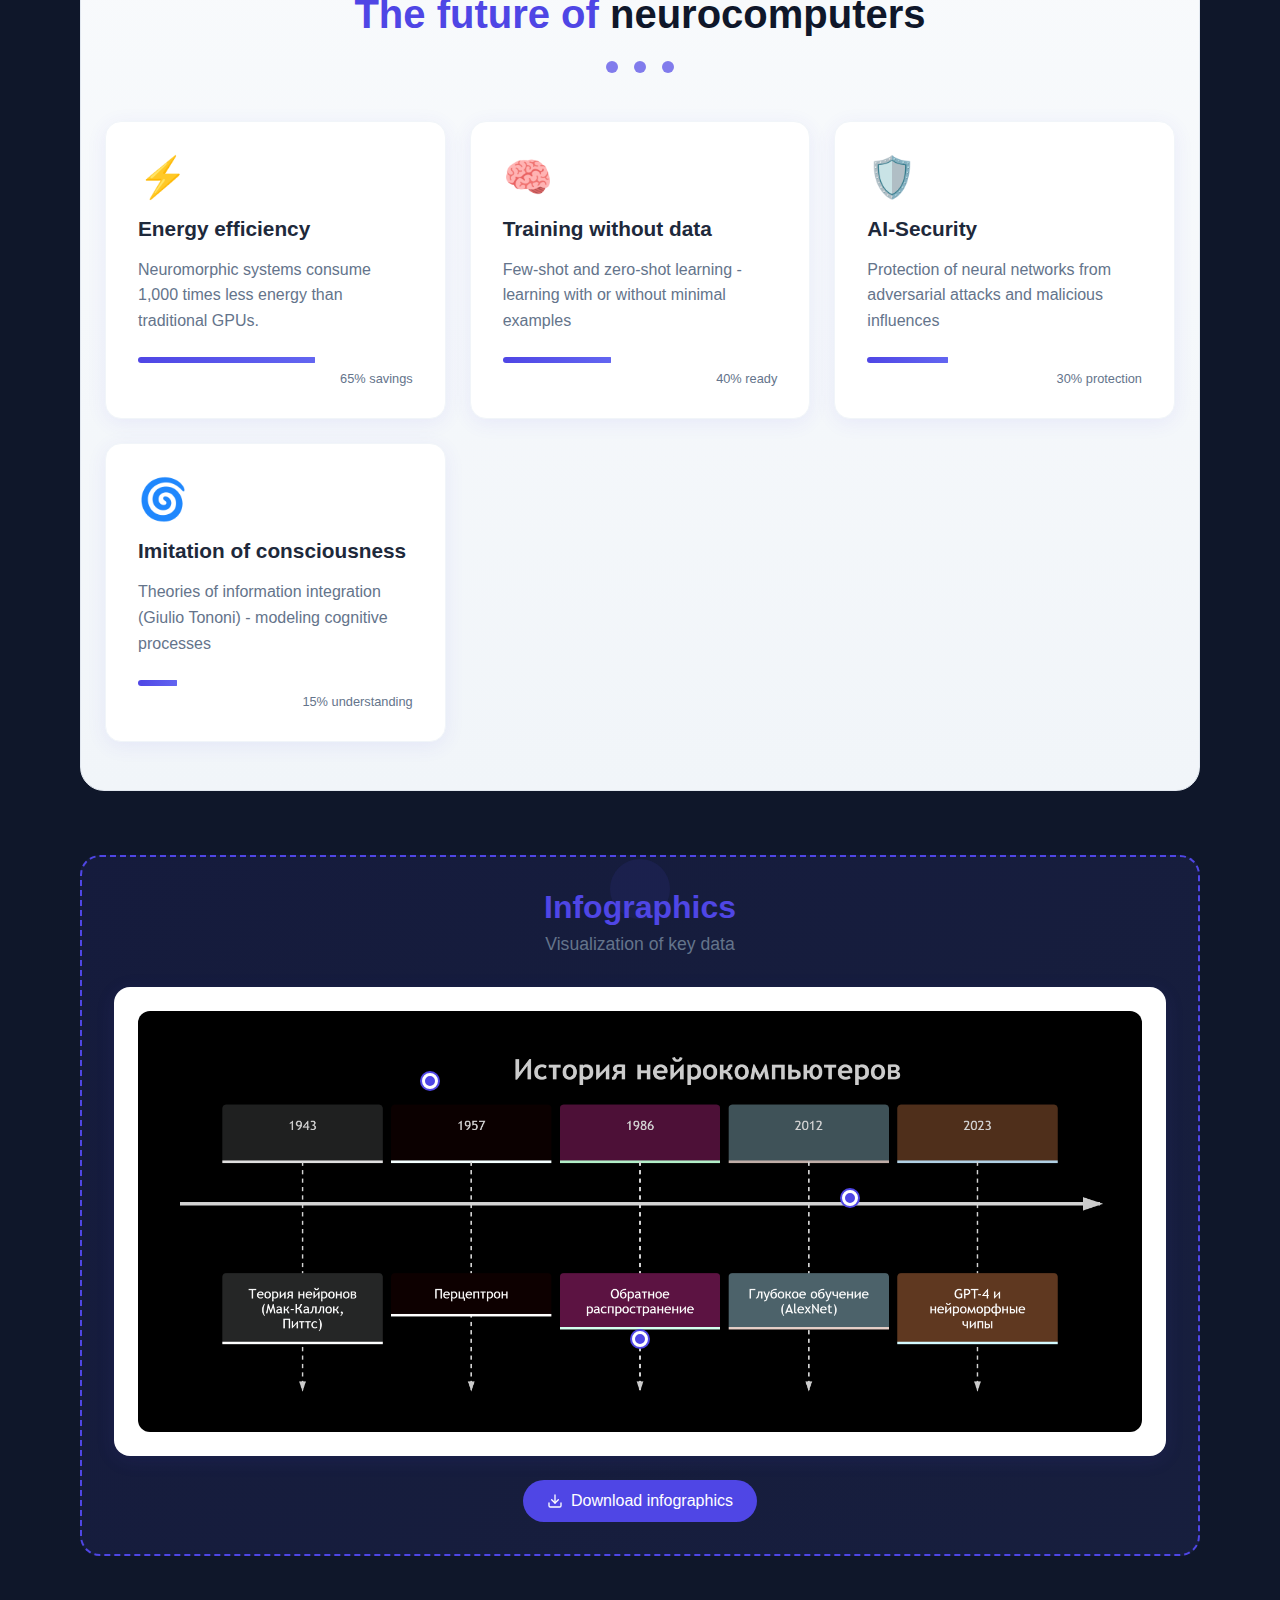
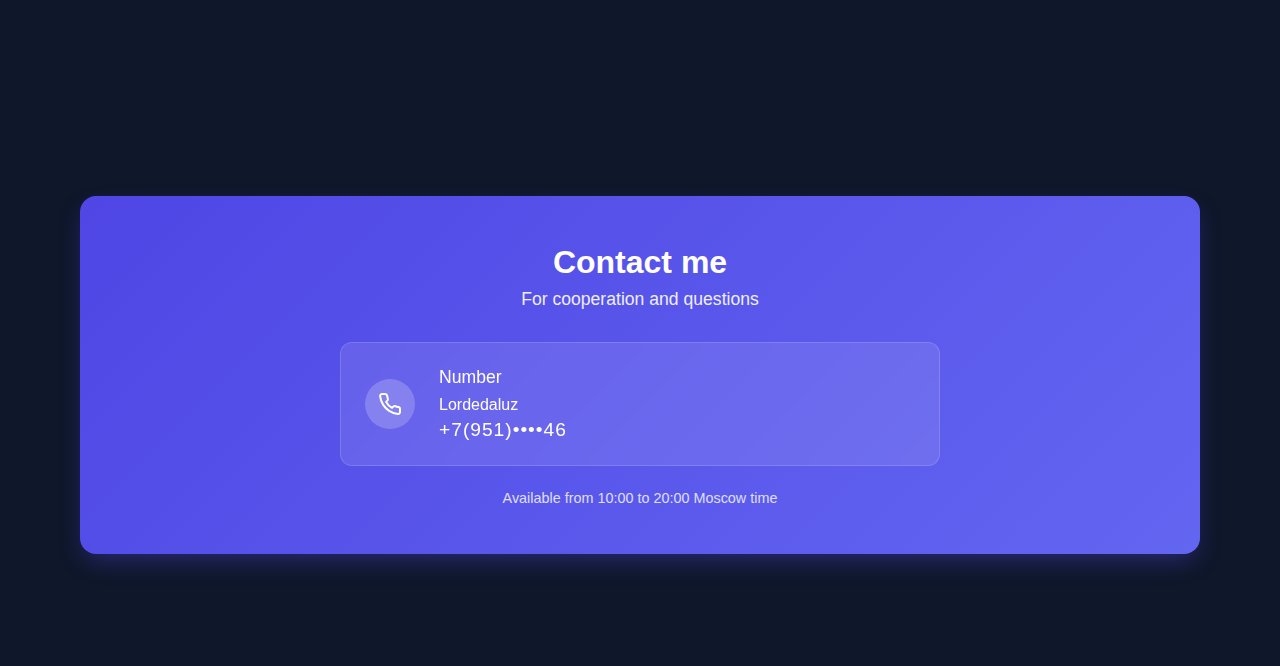
<file: index-eng.html>
<!DOCTYPE html>
<html lang="en">
<head>
    <meta charset="UTF-8">
    <meta name="viewport" content="width=device-width, initial-scale=1.0">
    <link rel="stylesheet" href="css/style.css">
    <script src="javascript/main.js"></script>
    <title>NeyroComp</title>
</head>
<body>
    <header class="header" id="header">
        <div class="nav">
            <div class="logo">
                
            </div>
            <button class="mobile-menu-btn">☰</button>
            <div class="menu">
                <ul class="menu-item">
                    <li><a href="#home" style="font-size:large">Home</a></li>
                    <li><a href="#text" style="font-size:large">Text</a></li>
                    <li><a href="#neuro"style="font-size:large">Contacts</a></li>
                </ul>
            </div>
            <div class="buttons">
                <button class="request" onclick="window.location.href='index.html'">Switch to the English version</button>
            </div>
        </div>
        
    </header>

    <section class="home" id="home">
        <div class="home__text">
            <div class="home__heading">
                <span style="font-size: large;">Information about the development of neurocomputers</span>
                <h1>The history of the development of neurocomputers</h1>
            </div>
            <div class="home__title">
                <p style="font-size:larger">Click to know</p>
            </div>
            <div class="home__buttons">
                <button class="btn-left" onclick="window.location.href='#text'">Start</button>
            </div>
        </div>
        <div class="cub-center">
            <img class="cum__img" src="img/Shapes.png" alt="shapes" id="shapes">
        </div>
    </section>

    <section class="text" id="text">
        <div class="text-block">
            <div class="text__heading">
                <h1>The beginning of the history of neurotechnology development</h1> <br><h1 style="color :#0f172a">The development of computers and the emergence of neurocomputers</h1>
            </div>
            <div class="deksktop">
                <img src="img/First.png" alt="desktop" class="desktop__img" >
            </div><br>
            <br><br>
           <div class="content-section">
            <h2 style="color:white">What are neurocomputers?</h2>
            <p class="lead" >Computing systems that simulate the work of biological neural networks. Their development spans almost 80 years, from the first mathematical models to modern deep neural networks.</p>
            
            <div class="timeline">
                <div class="timeline-item">
                    <div class="timeline-content">
                        <h3>Creation idea (1940-1950)</h3>
                        <p><strong>Connectionism</strong> became the basis, an approach that represents both memory and algorithms as a system of connections.</p>
                       <br>
                        <p>The goal of the developers is to combine:</p>
                        <ul>
                            <li>•Stability and speed of analog machines</li>
                            <li>•The versatility of digital computers</li>
                        </ul>
                        
                        <div class="key-events">
                            <div class="event">
                                <span class="year">1943</span>
                                <p>McCulloch and Pitts created the first mathematical model of a neuron</p>
                            </div>
                            <div class="event">
                                <span class="year">1949</span>
                                <p>Donald Hebb formulated the rules for training neurons</p>
                            </div>
                        </div>
                    </div>
                    <div class="timeline-image">
                        <img src="img/Idea.png" alt="Идея нейрокомпьютеров">
                    </div>
                </div>

                <div class="timeline-item reverse">
                    <div class="timeline-content">
                        <h3>First realizations (1950-1960)</h3>
                        <div class="breakthrough">
    <h4>Perceptron (1957)</h4>
    <div class="perceptron-content">
        <div class="perceptron-text">
            <p>The first physical neural network created by Frank Rosenblatt:</p>
            <ul>
                <li>One layer of artificial neurons</li>
                <li>The ability to recognize simple images</li>
                <li>Learning through weight correction</li>
            </ul>
        </div>
        <div class="perceptron-image">
            <img src="img/Perceptron.png" alt="Схема перцептрона">
        </div>
    </div>
</div>
                        
                        <div class="limitations">
                            <h4>Restrictions and "winter AI"</h4>
                            <p>In 1969, Minsky and Papert proved:</p>
                            <ul>
                                <li>Single-layer networks do not solve nonlinear problems (for example, XOR)</li>
                                <li>Multi-layer networks are required, but algorithms for their training have not yet been developed.</li>
                                <li>Lack of computing power</li>
                            </ul>
                        </div>
                    </div>
                </div>
            </div>        
    </section>
    
    <div>
   <br><br><br><br><br><br><br><br><br><br><br><br><br><br><br><br><br><br><br><br><br><br><br><br><br><br><br><br><br><br><br><br><br><br><br><br><br><br><br><br><br><br><br><br><br><br><br>
    </div>
    <hr>
    <section class="management">
        <div class="revival-era">
    <div class="era-header">
        <h2>Renaissance and multi-layered networks (1980–1990)</h2>
        <div class="era-subtitle">Breakthroughs in neural network technologies</div>
    </div>
    
    <div class="breakthroughs-container">
        <div class="breakthrough-card">
            <div class="year-badge">1982</div>
            <div class="breakthrough-content">
                <h3>The Hopfield Model</h3>
                <p>John Hopfield proposed a recurrent neural network for associative memory, which made it possible to create self-organizing systems with stable states.</p>
            </div>
        </div>
        
        <div class="breakthrough-card">
            <div class="year-badge">1986</div>
            <div class="breakthrough-content">
                <h3>Reverse propagation</h3>
                <p>David Rumelhart and Jeffrey Hinton have developed an algorithm for error backpropagation, which has become the basis for training multilayer networks.</p>
            </div>
        </div>
        
        <div class="breakthrough-card">
            <div class="year-badge">1997</div>
            <div class="breakthrough-content">
                <h3>LSTM</h3>
                <p>Jurgen Schmidhuber created the architecture of long-term short-term memory (LSTM), which revolutionized the processing of time series and sequential data.</p>
            </div>
        </div>
    </div>
</div>
<div class="scientist-profile">
    <div class="scientist-image-container">
        <img src="img/hinton.jpg" alt="Джеффри Хинтон" class="scientist-image">
        <div class="scientist-name">Jeffrey Hinton</div>
        <div class="scientist-years">Born in 1947</div>
    </div>
    
    <div class="scientist-bio">
        <h3>The Father of Deep Learning</h3>
        <div class="bio-content">
            <p>British-Canadian scientist in the field of cognitive psychology and artificial intelligence. He is best known for his work on artificial neural networks.</p>
            
            In 1986, together with David Rumelhart, he developed an algorithm for the reverse propagation of the error. In 2012, his students created Alex Net, which made a breakthrough in computer vision.</p>
            
            <p>Winner of the Turing Award (2018) for conceptual and engineering breakthroughs that have made deep neural networks a critical component of computing.</p>
        </div>
        
        <div class="key-contributions">
            <h4>Key contributions:</h4>
            <ul>
                <li>Algorithm for error propagation back</li>
                <li>Boltzmann machines</li>
                <li>Capsule networks</li>
            </ul>
        </div>
    </div>
</div>

    </section>
<hr>
    <section class="neuro">
        <div class="deep-revolution-era">
    <div class="era-header">
        <h2>A profound revolution (2006–2010)</h2>
        <div class="era-subtitle">Turning points in the development of neural networks</div>
    </div>
    
    <div class="milestones-container">
        <div class="milestone-card">
            <div class="year-badge">2006</div>
            <div class="milestone-content">
                <h3>A breakthrough in deep network training</h3>
                <p>Jeffrey Hinton proposed effective deep network training methods, including the restricted Boltzmann machine, which ushered in a new era in deep learning.</p>
            </div>
        </div>
        
        <div class="milestone-card">
            <div class="year-badge">2012</div>
            <div class="milestone-content">
                <h3>Alex Net and the Revolution in Computer Vision</h3>
                <p>The AlexNet neural network (Alexey Krizhevsky) won in ImageNet, reducing the error from 26% to 15%. Key innovations: GPU acceleration and ReLU activation.</p>
                <div class="tech-tags">
                    <span class="tag">GPU</span>
                    <span class="tag">ReLU</span>
                    <span class="tag">CNN</span>
                </div>
            </div>
        </div>
        
        <div class="milestone-card">
            <div class="year-badge">2016</div>
            <div class="milestone-content">
                <h3>Alpha Go defeats the champion</h3>
                <p>Deep Mind's Alpha Go beat Lee Sedol in go using a combination of deep neural networks and reinforcement learning - a historic moment for AI.</p>
                <div class="tech-tags">
                    <span class="tag">Deep RL</span>
                    <span class="tag">Monte Carlo</span>
                    <span class="tag">Policy Networks</span>
                </div>
            </div>
        </div>
    </div>
</div>
<hr>
<div class="modern-era-section">
    <div class="era-header">
        <h2>The Modern Era (2020 – our time)</h2>
        <div class="era-subtitle">Ключевые тренды в нейротехнологиях</div>
    </div>

    <div class="trends-grid">
        
        <div class="trend-card" data-category="nlp">
            <div class="card-icon">🧠</div>
            <h3>Transformers</h3>
            <div class="card-year">2017</div>
            <p class="card-description">NLP Architecture (GPT-3, BERT), which revolutionized natural language processing</p>
            <div class="card-footer">
                <span class="tech-tag">NLP</span>
                <span class="tech-tag">Attention</span>
            </div>
        </div>

       
        <div class="trend-card" data-category="hardware">
            <div class="card-icon">💻</div>
            <h3>Neuromorphic chips</h3>
            <div class="card-year">2021</div>
            <p class="card-description">Intel Core 2 and analog processors that simulate the work of biological neurons</p>
            <div class="card-footer">
                <span class="tech-tag">Neuromorphic</span>
                <span class="tech-tag">Energy Efficient</span>
            </div>
        </div>

        
        <div class="trend-card" data-category="quantum">
            <div class="card-icon">⚛️</div>
            <h3>Quantum neural networks</h3>
            <div class="card-year">2023</div>
            <p class="card-description">IBM and Google experiments on combining quantum computing with neural networks</p>
            <div class="card-footer">
                <span class="tech-tag">Quantum</span>
                <span class="tech-tag">Qubits</span>
            </div>
        </div>

        <!-- Карточка 4 -->
        <div class="trend-card" data-category="bio">
            <div class="card-icon">🧫</div>
            <h3>Hybrid systems</h3>
            <div class="card-year">2022</div>
            <p class="card-description">NeuroRoot, DishBrain - a combination of living neurons with electronics</p>
            <div class="card-footer">
                <span class="tech-tag">Wetware</span>
                <span class="tech-tag">Bio-AI</span>
            </div>
        </div>
    </div>
</div>
<div class="advanced-ai-section">
    <h2 class="section-title">The most advanced neural networks</h2>
    <p class="section-subtitle">Technologies defining the future of AI</p>
    
    <div class="ai-cards-container">
       
        <div class="ai-card">
            <div class="card-icon-circle">
                <img src="img/chat-gpt.png" alt="GPT-4" class="ai-icon">
            </div>
            <h3 class="ai-name">GPT-4</h3>
            <div class="ai-meta">
                <span class="ai-developer">OpenAI</span>
                <span class="ai-year">2023</span>
            </div>
            <p class="ai-description">A multimodal model with 1.7 trillion parameters, capable of working with text, images, and code</p>
        </div>
        
        
        <div class="ai-card">
            <div class="card-icon-circle">
                <img src="img/gemini.png" alt="Gemini" class="ai-icon">
            </div>
            <h3 class="ai-name">Gemini 1.5</h3>
            <div class="ai-meta">
                <span class="ai-developer">Google DeepMind</span>
                <span class="ai-year">2024</span>
            </div>
            <p class="ai-description">A model with a context of up to 1 million tokens, surpassing human abilities in tests</p>
        </div>
        
       
        <div class="ai-card">
            <div class="card-icon-circle">
                <img src="img/Sora.png" alt="Sora" class="ai-icon">
            </div>
            <h3 class="ai-name">Sora</h3>
            <div class="ai-meta">
                <span class="ai-developer">OpenAI</span>
                <span class="ai-year">2024</span>
            </div>
            <p class="ai-description">A diffusion model for generating minute-long HD videos based on a text description</p>
        </div>
        
        
        <div class="ai-card">
            <div class="card-icon-circle">
                <img src="img/claude.png" alt="Claude" class="ai-icon">
            </div>
            <h3 class="ai-name">Claude 3</h3>
            <div class="ai-meta">
                <span class="ai-developer">Anthropic</span>
                <span class="ai-year">2024</span>
            </div>
            <p class="ai-description">A family of models with improved understanding of context and reduced number of hallucinations</p>
        </div>
    </div>
</div>
<div class="future-section">
    <div class="future-header">
        <h2><span class="highlight">The future of</span> neurocomputers</h2>
        <div class="pulse-dots">
            <div class="pulse-dot" style="--delay: 0s"></div>
            <div class="pulse-dot" style="--delay: 0.5s"></div>
            <div class="pulse-dot" style="--delay: 1s"></div>
        </div>
    </div>
    
    <div class="future-grid">
        
        <div class="future-card" data-category="efficiency">
            <div class="card-glow"></div>
            <div class="card-icon">⚡</div>
            <h3>Energy efficiency</h3>
            <p>Neuromorphic systems consume 1,000 times less energy than traditional GPUs.</p>
            <div class="tech-progress">
                <div class="progress-bar" style="width: 65%"></div>
                <span>65% savings</span>
            </div>
        </div>
        
       
        <div class="future-card" data-category="learning">
            <div class="card-glow"></div>
            <div class="card-icon">🧠</div>
            <h3>Training without data</h3>
            <p>Few-shot and zero-shot learning - learning with or without minimal examples</p>
            <div class="tech-progress">
                <div class="progress-bar" style="width: 40%"></div>
                <span>40% ready</span>
            </div>
        </div>
        
       
        <div class="future-card" data-category="security">
            <div class="card-glow"></div>
            <div class="card-icon">🛡️</div>
            <h3>AI-Security</h3>
            <p>Protection of neural networks from adversarial attacks and malicious influences</p>
            <div class="tech-progress">
                <div class="progress-bar" style="width: 30%"></div>
                <span>30% protection</span>
            </div>
        </div>
        
        
        <div class="future-card" data-category="consciousness">
            <div class="card-glow"></div>
            <div class="card-icon">🌀</div>
            <h3>Imitation of consciousness</h3>
            <p>Theories of information integration (Giulio Tononi) - modeling cognitive processes</p>
            <div class="tech-progress">
                <div class="progress-bar" style="width: 15%"></div>
                <span>15% understanding</span>
            </div>
        </div>
    </div>
</div>
<div class="infographic-block">
    <div class="infographic-header">
        <div class="decorative-circle"></div>
        <h2>Infographics</h2>
        <p>Visualization of key data</p>
    </div>
    
    <div class="infographic-container">
        <img src="img/Infograph.png" alt="Инфографика о нейросетях" class="infographic-image">
        
        <div class="interactive-elements">
            <div class="interactive-dot" style="top: 20%; left: 30%;" data-tooltip="Рост вычислительных мощностей"></div>
            <div class="interactive-dot" style="top: 45%; left: 70%;" data-tooltip="Увеличение параметров моделей"></div>
            <div class="interactive-dot" style="top: 75%; left: 50%;" data-tooltip="Снижение стоимости обучения"></div>
        </div>
    </div>
    
    <div class="infographic-footer">
       <a href="img/Infograph.png" download="Infograph"> <button class="download-btn">
            <svg xmlns="http://www.w3.org/2000/svg" width="16" height="16" viewBox="0 0 24 24" fill="none" stroke="currentColor" stroke-width="2" stroke-linecap="round" stroke-linejoin="round">
                <path d="M21 15v4a2 2 0 0 1-2 2H5a2 2 0 0 1-2-2v-4"></path>
                <polyline points="7 10 12 15 17 10"></polyline>
                <line x1="12" y1="15" x2="12" y2="3"></line>
            </svg>
            Download infographics
        </button></a>
    </div>
</div>
    </section>

<section class="neuro" id="neuro">
<div class="contacts-section">
    <div class="contacts-container">
        <div class="contacts-header">
            <h2>Contact me</h2>
            <p>For cooperation and questions</p>
        </div>
        
        <div class="contact-card">
            <div class="contact-icon">
                <svg xmlns="http://www.w3.org/2000/svg" width="24" height="24" viewBox="0 0 24 24" fill="none" stroke="currentColor" stroke-width="2" stroke-linecap="round" stroke-linejoin="round">
                    <path d="M22 16.92v3a2 2 0 0 1-2.18 2 19.79 19.79 0 0 1-8.63-3.07 19.5 19.5 0 0 1-6-6 19.79 19.79 0 0 1-3.07-8.67A2 2 0 0 1 4.11 2h3a2 2 0 0 1 2 1.72 12.84 12.84 0 0 0 .7 2.81 2 2 0 0 1-.45 2.11L8.09 9.91a16 16 0 0 0 6 6l1.27-1.27a2 2 0 0 1 2.11-.45 12.84 12.84 0 0 0 2.81.7A2 2 0 0 1 22 16.92z"></path>
                </svg>
            </div>
            <div class="contact-info">
                <h3>Number</h3>
                <div class="protected-phone">
                    <span>Lordedaluz</span>
                    <span class="phone-number">+7(951)••••46</span>
                </div>
            </div>
        </div>
        
        <div class="contacts-footer">
            <p>Available from 10:00 to 20:00 Moscow time</p>
        </div>
    </div>
</div>

</section>
</body>
</html>
</file>
<file: css/style.css>
*{
    box-sizing: border-box;
    padding: 0;
    margin: 0;
}
.text__heading {
        text-align: center;
        margin-bottom: 2rem;
    }
    
    .text__heading h1 {
        font-size: 2.5rem;
        color: #0f172a;
    }
    
    .text__heading h2 {
        font-size: 1.5rem;
        color: #64748b;
        font-weight: normal;
    }
    
    .hero-image {
        width: 100%;
        max-height: 400px;
        overflow: hidden;
        margin-bottom: 3rem;
    }
    
    .hero__img {
        width: 100%;
        height: auto;
        object-fit: cover;
    }
    
    .content-section {
        max-width: 1200px;
        margin: 0 auto;
        padding: 0 2rem;
        
    }
    
    .lead {
        font-size: 1.2rem;
        line-height: 1.6;
        margin-bottom: 3rem;
        color: #818cf8;
    }
    
    .timeline {
        position: relative;
        padding-left: 2rem;
    }
    
    .timeline:before {
        content: '';
        position: absolute;
        left: 0;
        top: 0;
        bottom: 0;
        width: 4px;
        background: #e2e8f0;
    }
    
    .timeline-item {
        display: flex;
        margin-bottom: 4rem;
        gap: 2rem;
    }
    
    .timeline-item.reverse {
        flex-direction: row-reverse;
    }
    
    .timeline-content {
        flex: 1;
        padding: 1.5rem;
        background: #284079 ;
        border-radius: 0.5rem;
        box-shadow: 0 1px 3px rgba(0,0,0,0.1);
    }
    
    .timeline-image {
        flex: 0 0 40%;
    }
    
    .timeline-image img {
        width: 100%;
        border-radius: 0.5rem;
        box-shadow: 0 4px 6px rgba(0,0,0,0.1);
    }
    
    .key-events {
        display: flex;
        gap: 1rem;
        margin-top: 1.5rem;
        
    }
    
    .event {
        flex: 1;
        padding: 1rem;
        background: linear-gradient(to bottom, #4f46e5 50%, #4f46e5 45%);
        border-radius: 0.5rem;
    }
    
    .year {
        display: inline-block;
        background: #0ea5e9;
        color: white;
        padding: 0.25rem 0.75rem;
        border-radius: 1rem;
        font-weight: bold;
        margin-bottom: 0.5rem;
    }
    
    .breakthrough, .limitations {
        padding: 1.5rem;
        margin: 1.5rem 0;
        border-radius: 0.5rem;
       overflow: auto;
    }
    .perceptron-content {
        display: flex;
        align-items: flex-start;
        gap: 2rem;
    }
    
    .perceptron-text {
        flex: 1;
    }
    
    .perceptron-image {
        flex: 0 0 300px;
        text-align: center;
    }
    
    .perceptron-image img {
        max-width: 100%;
        height: auto;
        border-radius: 0.5rem;
        box-shadow: 0 4px 6px rgba(0,0,0,0.1);
    }
    
    @media (max-width: 768px) {
        .perceptron-content {
            flex-direction: column;
        }
        
        .perceptron-image {
            flex: 1;
            width: 100%;
        }
    }
    .breakthrough {
        background: linear-gradient(to bottom, #4f46e5 50%, #4f46e5 45%);
        border-left: 4px solid #10b981;
         transition: transform 0.3s ease;
    }
    .breakthrough:hover{
        transform: translateY(-5px);
    }
    .limitations {
        background: linear-gradient(to bottom, #4f46e5 50%, #4f46e5 45%);
        border-left: 4px solid #ef4444;
        transition: transform 0.3s ease;
    }
    
    .limitations:hover{
        transform: translateY(-5px);
    }
    @media (max-width: 768px) {
        .timeline-item, .timeline-item.reverse {
            flex-direction: column;
        }
        
        .key-events {
            flex-direction: column;
        }
    }
/* Это типо базовые стили */
body{
    font-family: 'Poppins', sans-serif;
    font-size: 1rem;
    background: #0f172a;    
}
html {
    scroll-behavior: smooth;
  }
ul{
    list-style: none;
}
a{
    text-decoration: none;
}
/* Менюшка */
body.no-scroll {
    overflow: hidden;
    position: fixed;
    width: 100%;
}

header {
    transition: all 0.3s ease;
    position: sticky;
    top: -100px; 
    z-index: 1000;
    background-color: #0f172a;
    padding: 15px 0;
    margin: 0 !important;
}
@keyframes ani {
  0% {font-size: 0;}
  100% {font-size: 16px;}
}

.header.scrolled {
    top: 0;
    box-shadow: 0 2px 10px rgba(0, 0, 0, 0.1);
}

.nav {
    margin: 0 80px;
}

/* Для мобильных устройств */
@media screen and (max-width: 1005px) {
    .nav {
        margin: 0 20px;
    }
    
    .header.scrolled {
        padding: 10px 0;
    }
}

.nav{
    display: flex;
    justify-content: space-between;
    align-items: center;
}

.nav {
    display: grid;
    grid-template-columns: 1fr auto 1fr; 
    align-items: center;
}

.logo {
    justify-self: start;
}

.menu {
    justify-self: center;
    
}

.buttons {
    justify-self: end;
}

.logo h1{
    color: white;

}

.menu-item{
    display: flex;
    gap: 32px;
    
}

.menu-item a{
    color: white;
    transition: color .5s ease;
    
}

.menu-item a:hover{
    color: #4f46e5;
    
}

.buttons{
    display: flex;
    gap: 32px;
}

.log{
    background: none;
    border: none;
    color: white;
    padding: 12px 8px;
    cursor: pointer;
}

.request{
    width: 196px;
    height: 48px;
    border-radius: 8px;
    background: #334155;
    border: #334155 solid;
    color: white;
    cursor: pointer;
}

/* Первый блок */

.home{
    padding: 80px;
}

.home__text{
    display: flex;
    flex-direction: column;
    align-items: center;
    gap: 32px;
     
}

.home__heading{
    width: 100%;
    text-align: center;
    
}

.home__heading span{
    color: #818CF8;
   font-size: large;
}

.home__heading h1{
    position: relative;
    margin-top: 8px;
    color: white;
    font-size: 3.5rem;
    
}

.home__title{
    text-align: center;
    width: 35%;
    
}

.home__title p{
    color: #CBD5E1;
}

.home__buttons{
    height: 56px;
    display: flex;
    gap: 16px;
}

.btn-left{
    background: #4F46E5;
    border: 2px #6366F1 solid;
    border-radius: 8px;
    color: #fff;
    width: 256px;
    height: 56px;
    font-size: 18px;
    cursor: pointer;
}

.btn-rigth{
    background: #334155;
    border: 2px #475569 solid;
    border-radius: 8px;
    color: #fff;
    width: 256px;
    height: 56px;
    font-size: 18px;
    cursor: pointer;
}

.home__cubace{
    width: 100%;
    margin-top: 80px;
    height: 50vh;
}

.cub-center{
    display: flex;
    justify-content: center;
    margin-top: 95px;
}

.firm{
    display: flex;
    flex-direction: column;
    align-items: center;
    padding: 80px;
}

.firm__heading h4{
    color: #fff;
    font-size: 20px;
    width: auto;
}

.firm__logo{
    display: flex;
    padding: 80px 0;
    width: 100%;
    justify-content: center;
}

.logo__grey{
    position: relative;
    display: flex;
    align-items: center;
    gap: 8px;
    margin-right: 80px;
    left: 50px;
}

.logo__grey h3{
    color: white;
}

.info{
    padding: 80px;
}

.info__text{
    display: flex;
    flex-direction: column;
    align-items: center;
    width: 100%;
    height: auto;
}

.info__heading{
    display: flex;
    flex-direction: column;
    align-items: center;
    gap: 8px;
}

.info__heading h2{
    color: #fff;
    font-size: 45px;
    width: 100%;
    text-align: center;
}
.info__heading h3{
    color: #818cf8;
    font-size: 45px;
    width: 100%;
    text-align: center;
}

.info__title{
    margin-top: 32px;
    width: 100%;
    text-align: center;
}

.info__title span{
    color: #cad4e0;
}


.history{
    display: flex;
    align-items: center;
    justify-content: center;
    padding: 80px;
    width: auto;
    height: 70vh;
}

.col-1{
    display: flex;
    flex-direction: column;
    flex-wrap: nowrap;
    gap: 32px;
    width: 50%;
}

.history__heading h2{
    color: #fff;
    font-size: 36px;
}
.history__heading h3{
    color: #818cf8;
    font-size: 36px;
}

.history__title{
    width: 75%;
    color: #cad4e0;
}

.col-2{
    display: flex;
    flex-direction: column;
    align-items: flex-end;
}

.row-1{
    position: relative;
    display: flex;
    flex-direction: row;
    align-items: center;
}

.row__img-2{
    position: relative;
    bottom: 16px;
}

.row-2{
    position: relative;
    display: flex;
    flex-direction: row;
    align-items: center;
    right: 20px;
}

.row__img-4{
    position: relative;
    bottom: 16px;
}

.row-1 img{
    position: relative;
    width: 100%;
    height: auto;
}

.row-2 img{
    position: relative;
    width: 100%;
    height: auto;
}

.text{
    padding: 80px;
    background: linear-gradient(to bottom, #4f46e5 50%, #0f172a 45%);
    height: 121vh;
}

.text-block{
    width: 100%;
    height: 40vh;
    display: flex;
    align-items: center;
    flex-direction: column;
    
}
.text-block-history{
    width: 100%;
    text-align: left;
    height: 40vh;
    
}
.text-block-history h1{
    color:#fff;
    font-size: 28px;
}
.text-block-history h2{
    color:#4f46e5;
    font-size: 24px;
}
.text-block-history h3{
    color: white;
    font-size: 20px;
}
.text__heading{
    width: 100%;
}

.text__heading h1{
    color: white;
    font-size: 2.2rem;
    text-align: center;
}

.deksktop{
    padding-top: 80px;
}

.deksktop img{
    position: relative;
    width: 100%;
    height: auto;
}

.tool{
    display: flex;
    padding: 80px;
    align-items: center;
    gap: 205px;
}

.col-3{
    display: flex;
    flex-direction: column;
    align-items: flex-start;
}

.row-4{
    display: flex;
    align-items: center;
}

.row-4{
    position: relative;
    bottom: 35px;
}

.row__img{
    position: relative;
    bottom: 15px;
}

.col-4{
    width: 100%;
    height: 50vh;
}

.col-4 h2{
    color: #fff;
    font-size: 36px;
    padding-bottom: 8px;
}

.col-4 h3{
    color: #818cf8;
    font-size: 36px;
    padding-bottom: 32px;
}

.col-4 span{
    color: #cad4e0;
    width: 100%;
    display: block;
    padding-bottom: 24px;
}

.col-4 li{
    color: #fff;
    padding-bottom: 5px;
}

.col-4 li::before{
    content: '✔';
    padding-right: 8px;
    color: #818cf8;
}

.btn-tool{
    position: relative;
    width: 186px;
    height: 56px;
    background: #4f46e5;
    border: 2px #6366f1 solid;
    border-radius: 8px;
    font-size: 18px;
    color: #fff;
    top: 24px;
}

.management{
    padding: 80px;
    display: flex;
    align-items: center;
    gap: 80px;
    width: 100%;
    
}

.col-5{
    width: 100%;
    height: 50vh;
}

.col-5 h2{
    color: #fff;
    font-size: 36px;
    padding-bottom: 8px;
}

.col-5 h3{
    color: #818cf8;
    font-size: 36px;
    padding-bottom: 32px;
}

.col-5 span{
    color: #cad4e0;
    width: 100%;
    display: block;
    padding-bottom: 24px;
}

.col-5 li{
    color: #fff;
    padding-bottom: 5px;
}

.col-5 li::before{
    content: '✔';
    padding-right: 8px;
    color: #818cf8;
}

.btn-management{
    position: relative;
    width: 186px;
    height: 56px;
    background: #4f46e5;
    border: 2px #6366f1 solid;
    border-radius: 8px;
    font-size: 18px;
    color: #fff;
    top: 24px;
    cursor: pointer;
}

.neuro{
    padding: 80px;
}

.neuro__row{
    display: flex;
    align-items: center;
    border: 1px #475569 solid;
    border-radius: 20px;
    padding-top: 64px;
    padding-left: 64px;
    padding-bottom: 64px;
}

.col-7 h3{
    color: white;
    font-size: 28px;
    padding-bottom: 32px;
    width: 100%;
}

.col-7 p{
    color: #cbd5e1;
    padding-bottom: 32px;
    width: 90%;
}

.btn-neuro{
    position: relative;
    width: 186px;
    height: 56px;
    background: #334155;
    border: 2px #475569 solid;
    border-radius: 8px;
    font-size: 18px;
    color: #fff;
    top: 24px; 
    cursor: pointer;
}

.neuro__img{
    position: relative;
    left: 4px;
}


/* Меню для моб. устройств */
.mobile-menu-btn{
    display: none;
}

.menu.active {
    display: block;
    width: 100%;
    order: 3;
    margin-top: 20px;
}

.buttons.active {
    display: flex;
    flex-direction: column;
    gap: 15px;
    width: 100%;
    order: 4;
    margin-top: 20px;
}

/* Адаптация */

@media screen and (max-width: 1155px) {
    .nav{
        grid-template-columns: 0.5fr auto 1fr;
    }

    .text{
        height: 90vh;
    }
    

    .home__title{
        width: 100%;
    }
    
    .firm__logo{
        position: relative;
        display: flex;
        flex-wrap: wrap;
        gap: 24px;
    }
}

@media screen and (max-width: 1104px) {
    
}

/* Меню для мобильных устройств */
@media screen and (max-width: 990px) {
    .header {
        margin: 24px 20px;
    }
    
    .nav {
        display: flex;
        flex-wrap: wrap;
        gap: 15px;
    }
    
    .logo {
        order: 1;
        flex: 1;
    }
    
    .mobile-menu-btn {
        order: 2;
        display: block;
        background: none;
        border: none;
        color: white;
        font-size: 1.5rem;
        cursor: pointer;
        text-align: right;
    }
    
    .menu {
        order: 3;
        display: none;
        width: 100%;
    }
    
    .menu.active {
        display: block;
    }
    
    .buttons {
        order: 4;
        display: none;
        width: 100%;
        flex-direction: column;
        gap: 15px;
    }
    
    .buttons.active {
        display: flex;
    }
    
    .menu-item {
        flex-direction: column;
        gap: 15px;
        
    }
    
    .menu-item a {
        font-size: 1.1rem;
        display: block;
        padding: 10px 0;
        
       
    }
    
    .log, .request {
        width: 100%;
        text-align: center;
        padding: 12px;
    }
    
    .request {
        margin-top: 10px;
    }
}

/* Десктопная версия */
@media screen and (min-width: 991px) {
    .mobile-menu-btn {
        display: none;
    }
    
    .menu, .buttons {
        display: block !important;
    }
    
    .logo {
        justify-self: start;
    }
    
    .menu {
        justify-self: center;
    }
    
    .buttons {
        justify-self: end;
        display: flex;
        gap: 32px;
    }
    
    .menu-item {
        flex-direction: row;
        gap: 32px;
    }
    
    .request {
        width: 196px;
    }
}

@media screen and (max-width: 714px) {
    .home__buttons{
        flex-direction: column;
        height: 14vh;
    }
}

/* Улучшенная адаптация для мобильных устройств */
@media screen and (max-width: 768px) {
    .header, .home, .firm, .info, .history, .text, .tool, .management, .neuro {
        padding: 40px 20px !important;
    }

    .home__heading h1 {
        font-size: 2.5rem !important;
    }

    .home__title {
        width: 100% !important;
    }

    .firm__logo {
        flex-direction: column;
        align-items: center;
        gap: 40px;
        padding: 40px 0 !important;
    }

    .logo__grey {
        margin-right: 0 !important;
        left: 0 !important;
    }

    .info__heading h2,
    .info__heading h3 {
        font-size: 2rem !important;
    }

    .history {
        flex-direction: column;
        height: auto !important;
        gap: 40px;
    }

    .col-1 {
        width: 100% !important;
    }

    .history__title {
        width: 100% !important;
    }

    .col-2 {
        width: 100%;
        align-items: center !important;
    }

    .row-1, .row-2 {
        flex-wrap: wrap;
        justify-content: center;
        right: 0 !important;
    }

    .row-1 img, .row-2 img {
        width: 45% !important;
        margin: 5px;
    }

    .text {
        height: 70vh !important;
        padding-bottom: 40px !important;
    }

    .text__heading h1 {
        font-size: 1.8rem !important;
    }

    .tool, .management {
        flex-direction: column !important;
        gap: 40px !important;
    }

    .col-3, .col-4, .col-5, .col-6 {
        width: 100% !important;
        height: auto !important;
    }

    .row-3 img, .row-4 img, .row-5 img {
        width: 100% !important;
        height: auto;
    }

    .row-4 {
        bottom: 0 !important;
    }

    .row__img {
        bottom: 0 !important;
    }

    .neuro__row {
        flex-direction: column;
        padding: 40px !important;
    }

    .col-7 {
        margin-bottom: 40px;
    }

    .col-7 p {
        width: 100% !important;
    }

    .neuro__img {
        width: 100%;
        max-width: 400px;
        left: 0 !important;
    }

    /* Кнопки */
    .btn-left, .btn-rigth, .btn-tool, .btn-management, .btn-neuro {
        width: 100% !important;
    }
}

/* Адаптация изображений */
img {
    max-width: 100%;
    height: auto;
}
/* Для очень маленьких экранов */
@media screen and (max-width: 480px) {
    .home__heading h1 {
        font-size: 2rem !important;
    }

    .info__heading h2,
    .info__heading h3 {
        font-size: 1.5rem !important;
    }

    .history__heading h2,
    .history__heading h3,
    .col-4 h2,
    .col-4 h3,
    .col-5 h2,
    .col-5 h3 {
        font-size: 1.8rem !important;
    }

    .col-7 h3 {
        font-size: 1.5rem !important;
    }
}

/* Для средних экранов (планшеты) */
@media screen and (min-width: 769px) and (max-width: 1024px) {
    .header, .home, .firm, .info, .history, .text, .tool, .management, .neuro {
        padding: 60px 40px !important;
    }

    .tool, .management {
        gap: 60px !important;
    }

    .col-3, .col-6 {
        width: 50% !important;
    }

    .col-4, .col-5 {
        width: 50% !important;
    }

    .row-1 img, .row-2 img {
        width: 45% !important;
    }
}
 .revival-era {
        background: linear-gradient(to bottom, #4f46e5 50%, #4f46e5 45%);
        color: white;
        border-radius: 12px;
        padding: 2rem;
        margin: 2rem 0;
        box-shadow: 0 10px 15px -3px rgba(0, 0, 0, 0.1), 0 4px 6px -2px rgba(0, 0, 0, 0.05);
    }
    
    .era-header {
        text-align: center;
        margin-bottom: 2rem;
    }
    
    .era-header h2 {
        font-size: 1.8rem;
        margin-bottom: 0.5rem;
        color: white;
    }
    
    .era-subtitle {
        font-size: 1.1rem;
        opacity: 0.9;
    }
    
    .breakthroughs-container {
        display: flex;
        flex-direction: column;
        gap: 1.5rem;
    }
    
    .breakthrough-card {
        background: rgba(255, 255, 255, 0.1);
        backdrop-filter: blur(5px);
        border-radius: 10px;
        padding: 1.5rem;
        display: flex;
        align-items: flex-start;
        gap: 1.5rem;
        transition: transform 0.3s ease;
    }
    
    .breakthrough-card:hover {
        transform: translateY(-5px);
        background: rgba(255, 255, 255, 0.15);
    }
    
    .year-badge {
        background: white;
        color: #4f46e5;
        font-weight: bold;
        padding: 0.5rem 1rem;
        border-radius: 20px;
        flex-shrink: 0;
        font-size: 0.9rem;
    }
    
    .breakthrough-content h3 {
        font-size: 1.3rem;
        margin-bottom: 0.5rem;
        color: white;
    }
    
    .breakthrough-content p {
        opacity: 0.9;
        line-height: 1.6;
    }
    
    @media (max-width: 768px) {
        .breakthrough-card {
            flex-direction: column;
        }
        
        .year-badge {
            align-self: flex-start;
        }
    }
    .deep-revolution-era {
        background: linear-gradient(to bottom, #4f46e5 50%, #4f46e5 45%);
        color: white;
        border-radius: 12px;
        padding: 2rem;
        margin: 2rem 0;
        box-shadow: 0 10px 15px -3px rgba(0, 0, 0, 0.1), 0 4px 6px -2px rgba(0, 0, 0, 0.05);
    }
    
    .era-header {
        text-align: center;
        margin-bottom: 2rem;
    }
    
    .era-header h2 {
        font-size: 1.8rem;
        margin-bottom: 0.5rem;
        color: white;
    }
    
    .era-subtitle {
        font-size: 1.1rem;
        opacity: 0.9;
    }
    
    .milestones-container {
        display: flex;
        flex-direction: column;
        gap: 1.5rem;
    }
    
    .milestone-card {
        background: rgba(255, 255, 255, 0.1);
        backdrop-filter: blur(5px);
        border-radius: 10px;
        padding: 1.5rem;
        display: flex;
        align-items: flex-start;
        gap: 1.5rem;
        transition: all 0.3s ease;
    }
    
    .milestone-card:hover {
        transform: translateY(-5px);
        background: rgba(255, 255, 255, 0.15);
        box-shadow: 0 8px 15px rgba(0, 0, 0, 0.1);
    }
    
    .year-badge {
        background: white;
        color: #4f46e5;
        font-weight: bold;
        padding: 0.5rem 1rem;
        border-radius: 20px;
        flex-shrink: 0;
        font-size: 0.9rem;
    }
    
    .milestone-content {
        flex: 1;
    }
    
    .milestone-content h3 {
        font-size: 1.3rem;
        margin-bottom: 0.8rem;
        color: white;
    }
    
    .milestone-content p {
        opacity: 0.9;
        line-height: 1.6;
        margin-bottom: 1rem;
    }
    
    .tech-tags {
        display: flex;
        flex-wrap: wrap;
        gap: 0.5rem;
    }
    
    .tag {
        background: rgba(255, 255, 255, 0.2);
        padding: 0.3rem 0.8rem;
        border-radius: 20px;
        font-size: 0.8rem;
    }
    
    @media (max-width: 768px) {
        .milestone-card {
            flex-direction: column;
        }
        
        .year-badge {
            align-self: flex-start;
            margin-bottom: 1rem;
        }
    }
    .scientist-profile {
        display: flex;
        background: rgba(79, 70, 229, 0.1);
        border-radius: 12px;
        overflow: hidden;
        margin: 2rem 0;
        box-shadow: 0 4px 6px rgba(0, 0, 0, 0.1);
        border: 1px solid rgba(79, 70, 229, 0.2);
    }
    
    .scientist-image-container {
        flex: 0 0 300px;
        position: relative;
        background: linear-gradient(to bottom, #4f46e5, #6366f1);
        display: flex;
        flex-direction: column;
        align-items: center;
        padding: 1.5rem;
    }
    
    .scientist-image {
        width: 200px;
        height: 200px;
        border-radius: 50%;
        object-fit: cover;
        border: 4px solid white;
        box-shadow: 0 4px 15px rgba(0, 0, 0, 0.2);
    }
    
    .scientist-name {
        margin-top: 1.5rem;
        font-size: 1.5rem;
        font-weight: bold;
        color: white;
        text-align: center;
    }
    
    .scientist-years {
        color: rgba(255, 255, 255, 0.8);
        font-size: 1rem;
        margin-top: 0.5rem;
    }
    
    .scientist-bio {
        flex: 1;
        padding: 2rem;
        background: white;
    }
    
    .scientist-bio h3 {
        color: #4f46e5;
        font-size: 1.5rem;
        margin-bottom: 1rem;
        border-bottom: 2px solid #4f46e5;
        padding-bottom: 0.5rem;
        display: inline-block;
    }
    
    .bio-content p {
        margin-bottom: 1rem;
        line-height: 1.6;
        color: #4b5563;
    }
    
    .key-contributions {
        margin-top: 1.5rem;
        padding: 1rem;
        background: #f5f3ff;
        border-radius: 8px;
        border-left: 4px solid #4f46e5;
    }
    
    .key-contributions h4 {
        color: #4f46e5;
        margin-bottom: 0.5rem;
    }
    
    .key-contributions ul {
        padding-left: 1.5rem;
        color: #4b5563;
    }
    
    .key-contributions li {
        margin-bottom: 0.5rem;
    }
    
    @media (max-width: 768px) {
        .scientist-profile {
            flex-direction: column;
        }
        
        .scientist-image-container {
            flex: 1;
            padding: 2rem 1rem;
        }
        
        .scientist-image {
            width: 150px;
            height: 150px;
        }
    }
     .modern-era-section {
        background: linear-gradient(135deg, #4f46e5 0%, #6366f1 100%);
        color: white;
        border-radius: 16px;
        padding: 2.5rem;
        margin: 3rem 0;
        box-shadow: 0 10px 25px -5px rgba(79, 70, 229, 0.4);
    }

    .era-header {
        text-align: center;
        margin-bottom: 2.5rem;
    }

    .era-header h2 {
        font-size: 2rem;
        margin-bottom: 0.5rem;
        font-weight: 700;
    }

    .era-subtitle {
        font-size: 1.1rem;
        opacity: 0.9;
        letter-spacing: 0.5px;
    }

    .trends-grid {
        display: grid;
        grid-template-columns: repeat(auto-fit, minmax(250px, 1fr));
        gap: 1.5rem;
    }

    .trend-card {
        background: rgba(255, 255, 255, 0.1);
        backdrop-filter: blur(8px);
        border-radius: 12px;
        padding: 1.8rem;
        transition: all 0.3s cubic-bezier(0.4, 0, 0.2, 1);
        border: 1px solid rgba(255, 255, 255, 0.15);
        display: flex;
        flex-direction: column;
    }

    .trend-card:hover {
        transform: translateY(-5px);
        background: rgba(255, 255, 255, 0.15);
        box-shadow: 0 8px 20px rgba(0, 0, 0, 0.2);
    }

    .card-icon {
        font-size: 2.5rem;
        margin-bottom: 1rem;
    }

    .trend-card h3 {
        font-size: 1.4rem;
        margin-bottom: 0.5rem;
        font-weight: 600;
    }

    .card-year {
        display: inline-block;
        background: rgba(255, 255, 255, 0.2);
        color: white;
        padding: 0.25rem 0.75rem;
        border-radius: 20px;
        font-size: 0.8rem;
        margin-bottom: 1rem;
    }

    .card-description {
        opacity: 0.9;
        line-height: 1.6;
        margin-bottom: 1.5rem;
        flex-grow: 1;
    }

    .card-footer {
        display: flex;
        gap: 0.5rem;
        flex-wrap: wrap;
    }

    .tech-tag {
        background: rgba(255, 255, 255, 0.2);
        padding: 0.3rem 0.8rem;
        border-radius: 20px;
        font-size: 0.75rem;
        letter-spacing: 0.5px;
    }

    @media (max-width: 768px) {
        .trends-grid {
            grid-template-columns: 1fr;
        }
        
        .modern-era-section {
            padding: 1.5rem;
        }
    }
     .advanced-ai-section {
        max-width: 1200px;
        margin: 3rem auto;
        padding: 0 1.5rem;
    }
    
    .section-title {
        text-align: center;
        font-size: 2rem;
        color: #4f46e5;
        margin-bottom: 0.5rem;
    }
    
    .section-subtitle {
        text-align: center;
        font-size: 1.1rem;
        color: #64748b;
        margin-bottom: 3rem;
    }
    
    .ai-cards-container {
        display: grid;
        grid-template-columns: repeat(4, 1fr);
        gap: 1.5rem;
    }
    
    .ai-card {
        background: white;
        border-radius: 12px;
        padding: 2rem 1.5rem;
        text-align: center;
        box-shadow: 0 4px 20px rgba(79, 70, 229, 0.1);
        border: 1px solid #e2e8f0;
        transition: transform 0.3s ease, box-shadow 0.3s ease;
    }
    
    .ai-card:hover {
        transform: translateY(-5px);
        box-shadow: 0 8px 25px rgba(79, 70, 229, 0.15);
    }
    
    .card-icon-circle {
        width: 100px;
        height: 100px;
        background: linear-gradient(135deg, #4f46e5 0%, #6366f1 100%);
        border-radius: 50%;
        display: flex;
        align-items: center;
        justify-content: center;
        margin: 0 auto 1.5rem;
        box-shadow: 0 8px 15px rgba(79, 70, 229, 0.2);
    }
    
    .ai-icon {
        width: 60px;
        height: 60px;
        object-fit: contain;
    }
    
    .ai-name {
        font-size: 1.3rem;
        color: #1e293b;
        margin-bottom: 0.5rem;
    }
    
    .ai-meta {
        display: flex;
        justify-content: center;
        gap: 1rem;
        margin-bottom: 1rem;
        font-size: 0.9rem;
    }
    
    .ai-developer {
        color: #4f46e5;
        font-weight: 500;
    }
    
    .ai-year {
        color: #64748b;
    }
    
    .ai-description {
        color: #475569;
        line-height: 1.6;
        font-size: 0.95rem;
    }
    
    @media (max-width: 1024px) {
        .ai-cards-container {
            grid-template-columns: repeat(2, 1fr);
        }
    }
    
    @media (max-width: 640px) {
        .ai-cards-container {
            grid-template-columns: 1fr;
        }
    }
    .contacts-section {
        background: linear-gradient(135deg, #4f46e5 0%, #6366f1 100%);
        padding: 3rem 1rem;
        border-radius: 16px;
        margin: 2rem 0;
        box-shadow: 0 10px 25px -5px rgba(79, 70, 229, 0.4);
    }
    
    .contacts-container {
        max-width: 600px;
        margin: 0 auto;
        color: white;
    }
    
    .contacts-header {
        text-align: center;
        margin-bottom: 2rem;
    }
    
    .contacts-header h2 {
        font-size: 2rem;
        margin-bottom: 0.5rem;
    }
    
    .contacts-header p {
        opacity: 0.9;
        font-size: 1.1rem;
    }
    
    .contact-card {
        background: rgba(255, 255, 255, 0.1);
        backdrop-filter: blur(8px);
        border-radius: 12px;
        padding: 1.5rem;
        display: flex;
        align-items: center;
        gap: 1.5rem;
        margin-bottom: 1.5rem;
        border: 1px solid rgba(255, 255, 255, 0.15);
    }
    
    .contact-icon {
        width: 50px;
        height: 50px;
        background: rgba(255, 255, 255, 0.2);
        border-radius: 50%;
        display: flex;
        align-items: center;
        justify-content: center;
        flex-shrink: 0;
    }
    
    .contact-icon svg {
        width: 24px;
        height: 24px;
        color: white;
    }
    
    .contact-info h3 {
        font-size: 1.1rem;
        margin-bottom: 0.5rem;
        font-weight: 500;
    }
    
    .protected-phone {
        display: flex;
        flex-direction: column;
        gap: 0.3rem;
    }
    
    .protected-phone span {
        font-size: 1rem;
    }
    
    .phone-number {
        letter-spacing: 1px;
        font-size: 1.2rem !important;
        font-weight: 500;
    }
    
    .contacts-footer {
        text-align: center;
        opacity: 0.8;
        font-size: 0.9rem;
    }
    
    @media (max-width: 640px) {
        .contact-card {
            flex-direction: column;
            text-align: center;
        }
        
        .contact-info {
            text-align: center;
        }
    }
    .infographic-block {
        background: linear-gradient(135deg, rgba(79, 70, 229, 0.1) 0%, rgba(99, 102, 241, 0.1) 100%);
        border: 2px dashed #4f46e5;
        border-radius: 20px;
        padding: 2rem;
        margin: 3rem 0;
        position: relative;
        overflow: hidden;
    }
    
    .infographic-header {
        text-align: center;
        margin-bottom: 2rem;
        position: relative;
    }
    
    .decorative-circle {
        position: absolute;
        top: -30px;
        left: 50%;
        transform: translateX(-50%);
        width: 60px;
        height: 60px;
        background: #4f46e5;
        border-radius: 50%;
        opacity: 0.1;
        z-index: 0;
    }
    
    .infographic-header h2 {
        font-size: 2rem;
        color: #4f46e5;
        margin-bottom: 0.5rem;
        position: relative;
    }
    
    .infographic-header p {
        color: #64748b;
        font-size: 1.1rem;
    }
    
    .infographic-container {
        background: white;
        border-radius: 16px;
        padding: 1.5rem;
        box-shadow: 0 4px 20px rgba(79, 70, 229, 0.1);
        position: relative;
    }
    
    .infographic-image {
        width: 100%;
        height: auto;
        border-radius: 12px;
        display: block;
    }
    
    .interactive-elements {
        position: absolute;
        top: 0;
        left: 0;
        width: 100%;
        height: 100%;
        pointer-events: none;
    }
    
    .interactive-dot {
        position: absolute;
        width: 16px;
        height: 16px;
        background: #4f46e5;
        border-radius: 50%;
        border: 3px solid white;
        box-shadow: 0 0 0 2px #4f46e5;
        transform: translate(-50%, -50%);
        cursor: pointer;
        pointer-events: auto;
        transition: all 0.3s ease;
    }
    
    .interactive-dot:hover {
        transform: translate(-50%, -50%) scale(1.3);
    }
    
    .interactive-dot::after {
        content: attr(data-tooltip);
        position: absolute;
        bottom: 100%;
        left: 50%;
        transform: translateX(-50%);
        background: #4f46e5;
        color: white;
        padding: 0.5rem 1rem;
        border-radius: 6px;
        font-size: 0.9rem;
        white-space: nowrap;
        opacity: 0;
        transition: opacity 0.3s ease;
        pointer-events: none;
    }
    
    .interactive-dot:hover::after {
        opacity: 1;
        bottom: calc(100% + 10px);
    }
    
    .infographic-footer {
        text-align: center;
        margin-top: 1.5rem;
    }
    
    .download-btn {
        background: #4f46e5;
        color: white;
        border: none;
        padding: 0.75rem 1.5rem;
        border-radius: 50px;
        font-size: 1rem;
        cursor: pointer;
        display: inline-flex;
        align-items: center;
        gap: 0.5rem;
        transition: all 0.3s ease;
    }
    
    .download-btn:hover {
        background: #4338ca;
        transform: translateY(-2px);
        box-shadow: 0 5px 15px rgba(79, 70, 229, 0.3);
    }
    
    .download-btn svg {
        width: 16px;
        height: 16px;
    }
    
    @media (max-width: 768px) {
        .infographic-block {
            padding: 1.5rem;
        }
        
        .interactive-dot {
            width: 12px;
            height: 12px;
        }
    }
    .future-section {
        background: linear-gradient(to bottom, #f8fafc, #f1f5f9);
        padding: 3rem 1.5rem;
        border-radius: 24px;
        margin: 4rem 0;
        position: relative;
        overflow: hidden;
        border: 1px solid #e2e8f0;
    }
    
    .future-header {
        text-align: center;
        margin-bottom: 3rem;
        position: relative;
    }
    
    .future-header h2 {
        font-size: 2.5rem;
        color: #0f172a;
        margin-bottom: 1rem;
    }
    
    .highlight {
        color: #4f46e5;
        font-weight: 700;
    }
    
    .pulse-dots {
        display: flex;
        justify-content: center;
        gap: 1rem;
        margin-top: 1.5rem;
    }
    
    .pulse-dot {
        width: 12px;
        height: 12px;
        background: #4f46e5;
        border-radius: 50%;
        opacity: 0.7;
        animation: pulse 2s infinite var(--delay);
    }
    
    @keyframes pulse {
        0% { transform: scale(1); opacity: 0.7; }
        50% { transform: scale(1.3); opacity: 1; }
        100% { transform: scale(1); opacity: 0.7; }
    }
    
    .future-grid {
        display: grid;
        grid-template-columns: repeat(auto-fit, minmax(250px, 1fr));
        gap: 1.5rem;
        max-width: 1200px;
        margin: 0 auto;
    }
    
    .future-card {
        background: white;
        border-radius: 16px;
        padding: 2rem;
        position: relative;
        overflow: hidden;
        box-shadow: 0 4px 20px rgba(79, 70, 229, 0.08);
        transition: all 0.3s ease;
        border: 1px solid #f1f5f9;
        z-index: 1;
    }
    
    .future-card:hover {
        transform: translateY(-5px);
        box-shadow: 0 10px 25px rgba(79, 70, 229, 0.15);
    }
    
    .card-glow {
        position: absolute;
        top: 0;
        left: 0;
        width: 100%;
        height: 100%;
        background: radial-gradient(circle at center, rgba(79, 70, 229, 0.1) 0%, transparent 70%);
        opacity: 0;
        transition: opacity 0.3s ease;
    }
    
    .future-card:hover .card-glow {
        opacity: 1;
    }
    
    .card-icon {
        font-size: 2.5rem;
        margin-bottom: 1rem;
    }
    
    .future-card h3 {
        color: #1e293b;
        font-size: 1.3rem;
        margin-bottom: 1rem;
    }
    
    .future-card p {
        color: #64748b;
        line-height: 1.6;
        margin-bottom: 1.5rem;
    }
    
    .tech-progress {
        margin-top: 1.5rem;
    }
    
    .progress-bar {
        height: 6px;
        background: linear-gradient(to right, #4f46e5, #6366f1);
        border-radius: 3px;
        margin-bottom: 0.5rem;
        position: relative;
    }
    
    .progress-bar::after {
        content: '';
        position: absolute;
        right: 0;
        top: 0;
        bottom: 0;
        width: 2px;
        background: white;
        animation: progress-pulse 1.5s infinite;
    }
    
    @keyframes progress-pulse {
        0% { opacity: 0.3; }
        50% { opacity: 1; }
        100% { opacity: 0.3; }
    }
    
    .tech-progress span {
        font-size: 0.8rem;
        color: #64748b;
        display: block;
        text-align: right;
    }
    
    @media (max-width: 768px) {
        .future-header h2 {
            font-size: 2rem;
        }
        
        .future-grid {
            grid-template-columns: 1fr;
        }
    }
</file>
